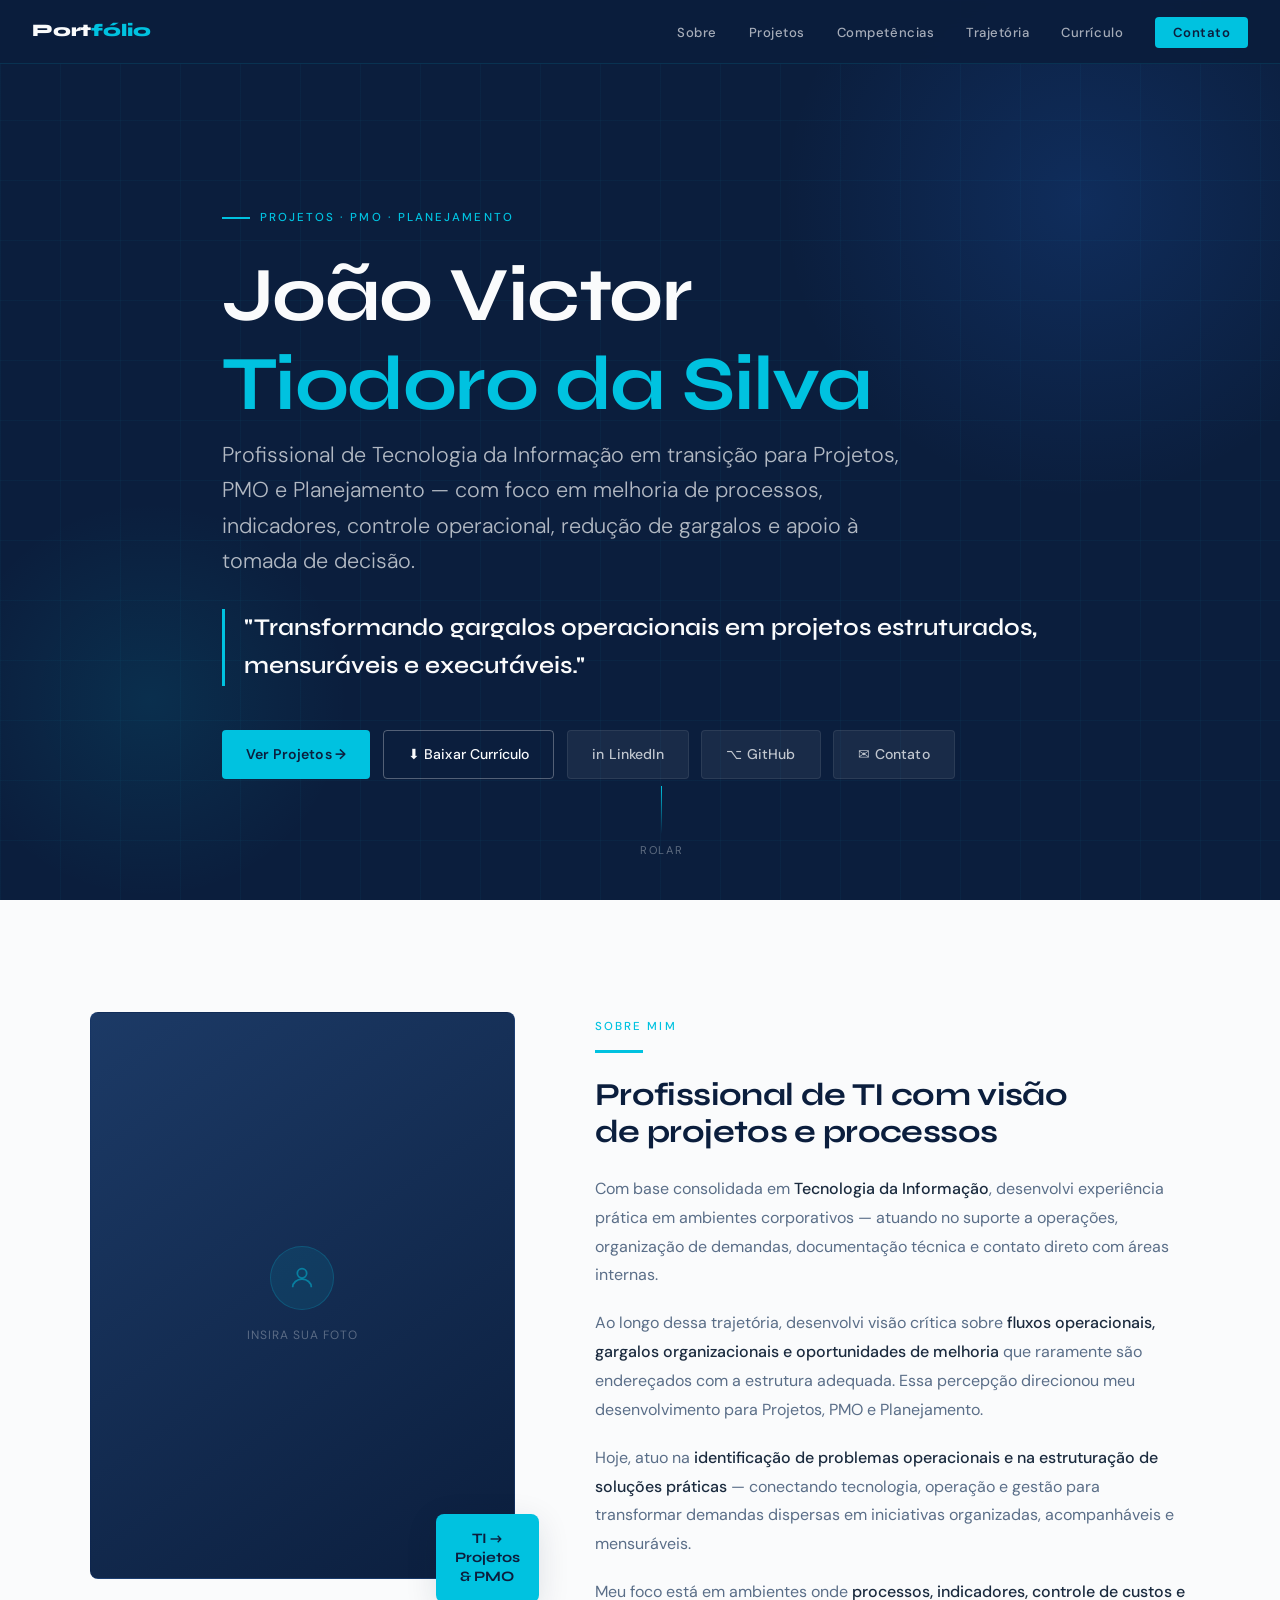
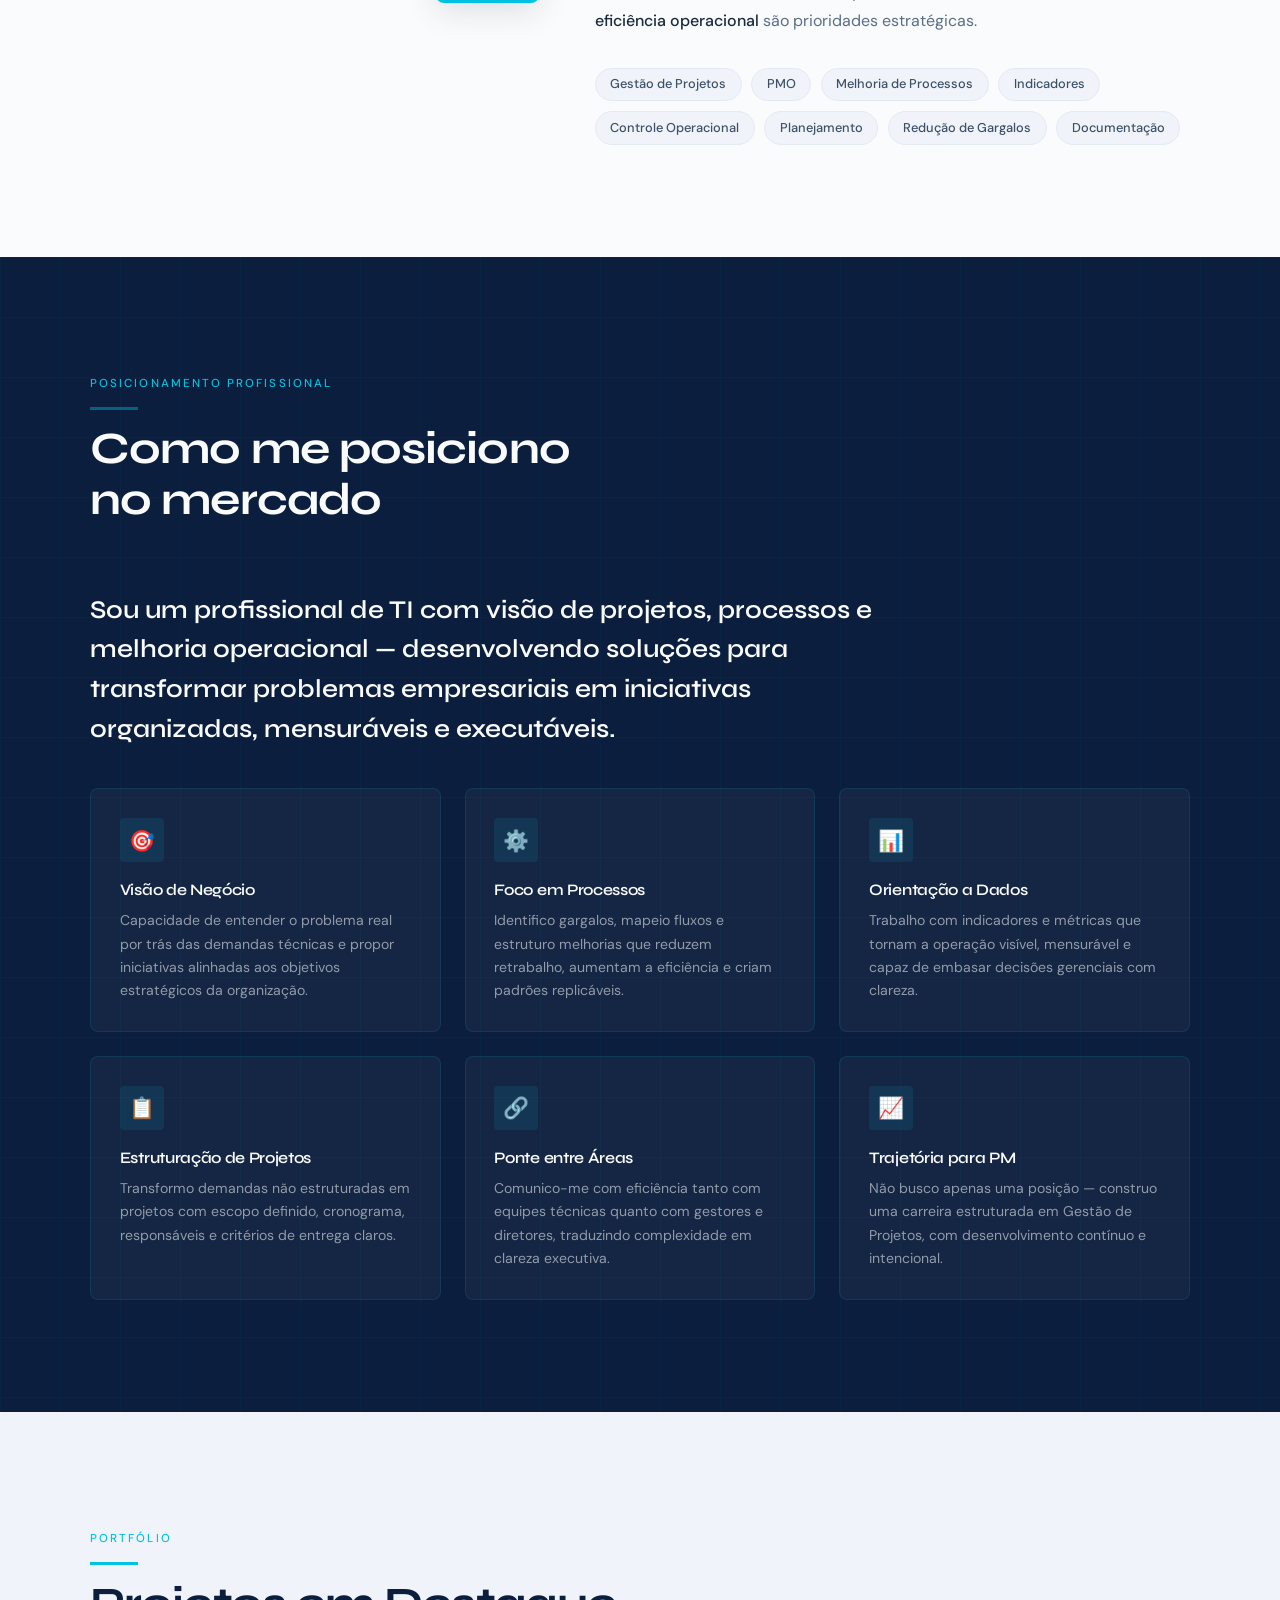
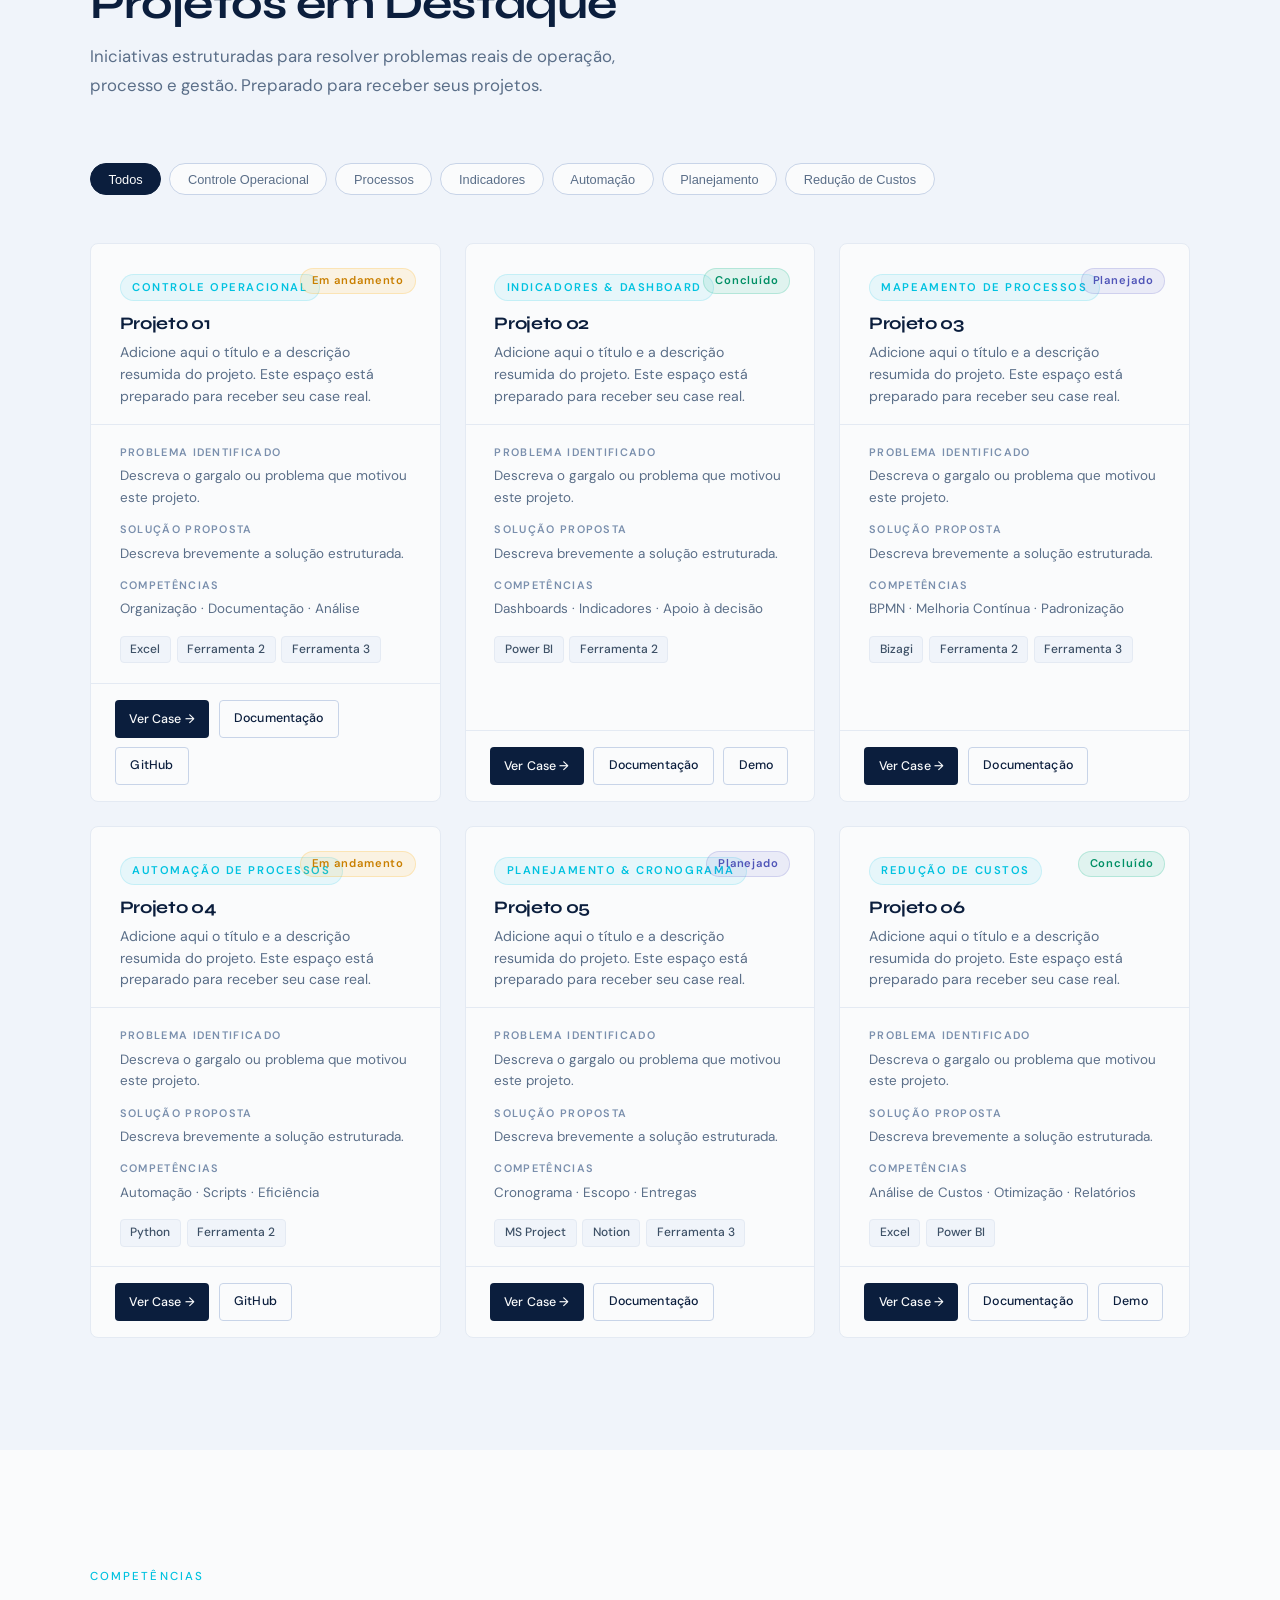
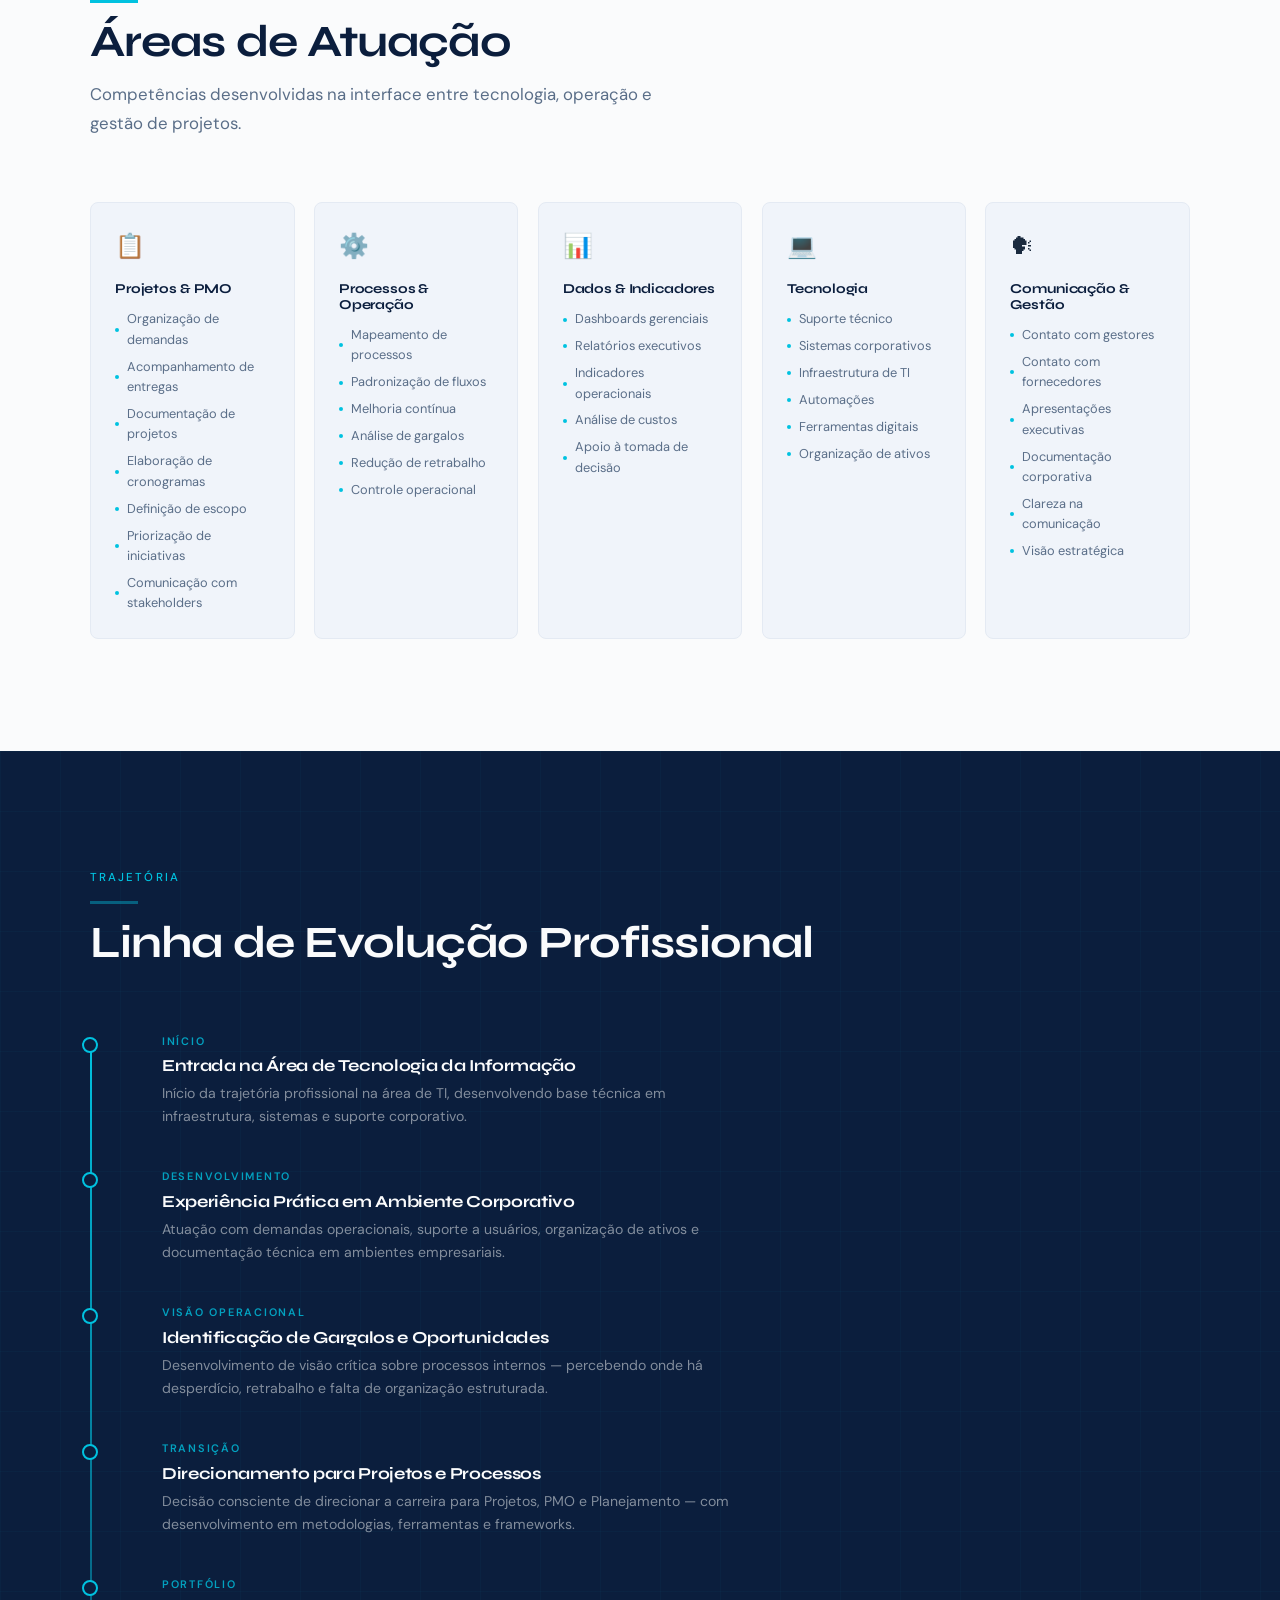
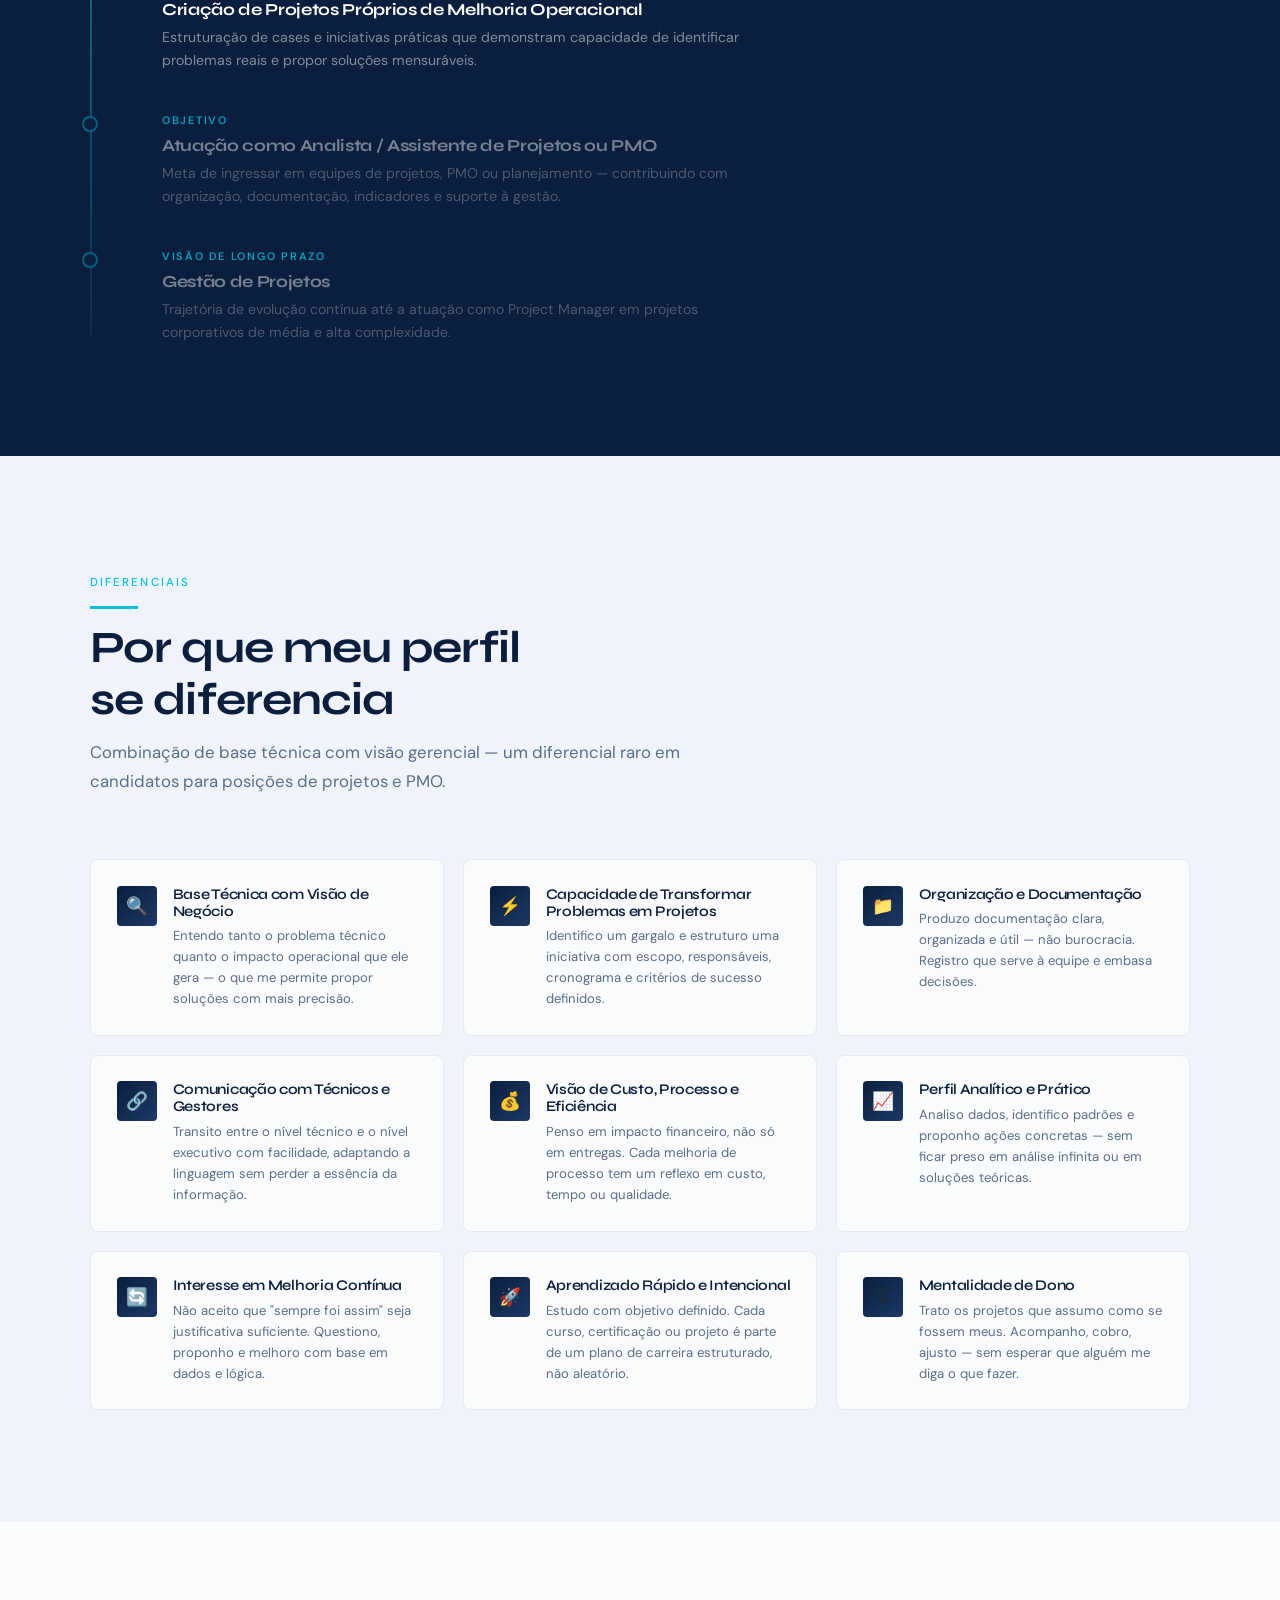
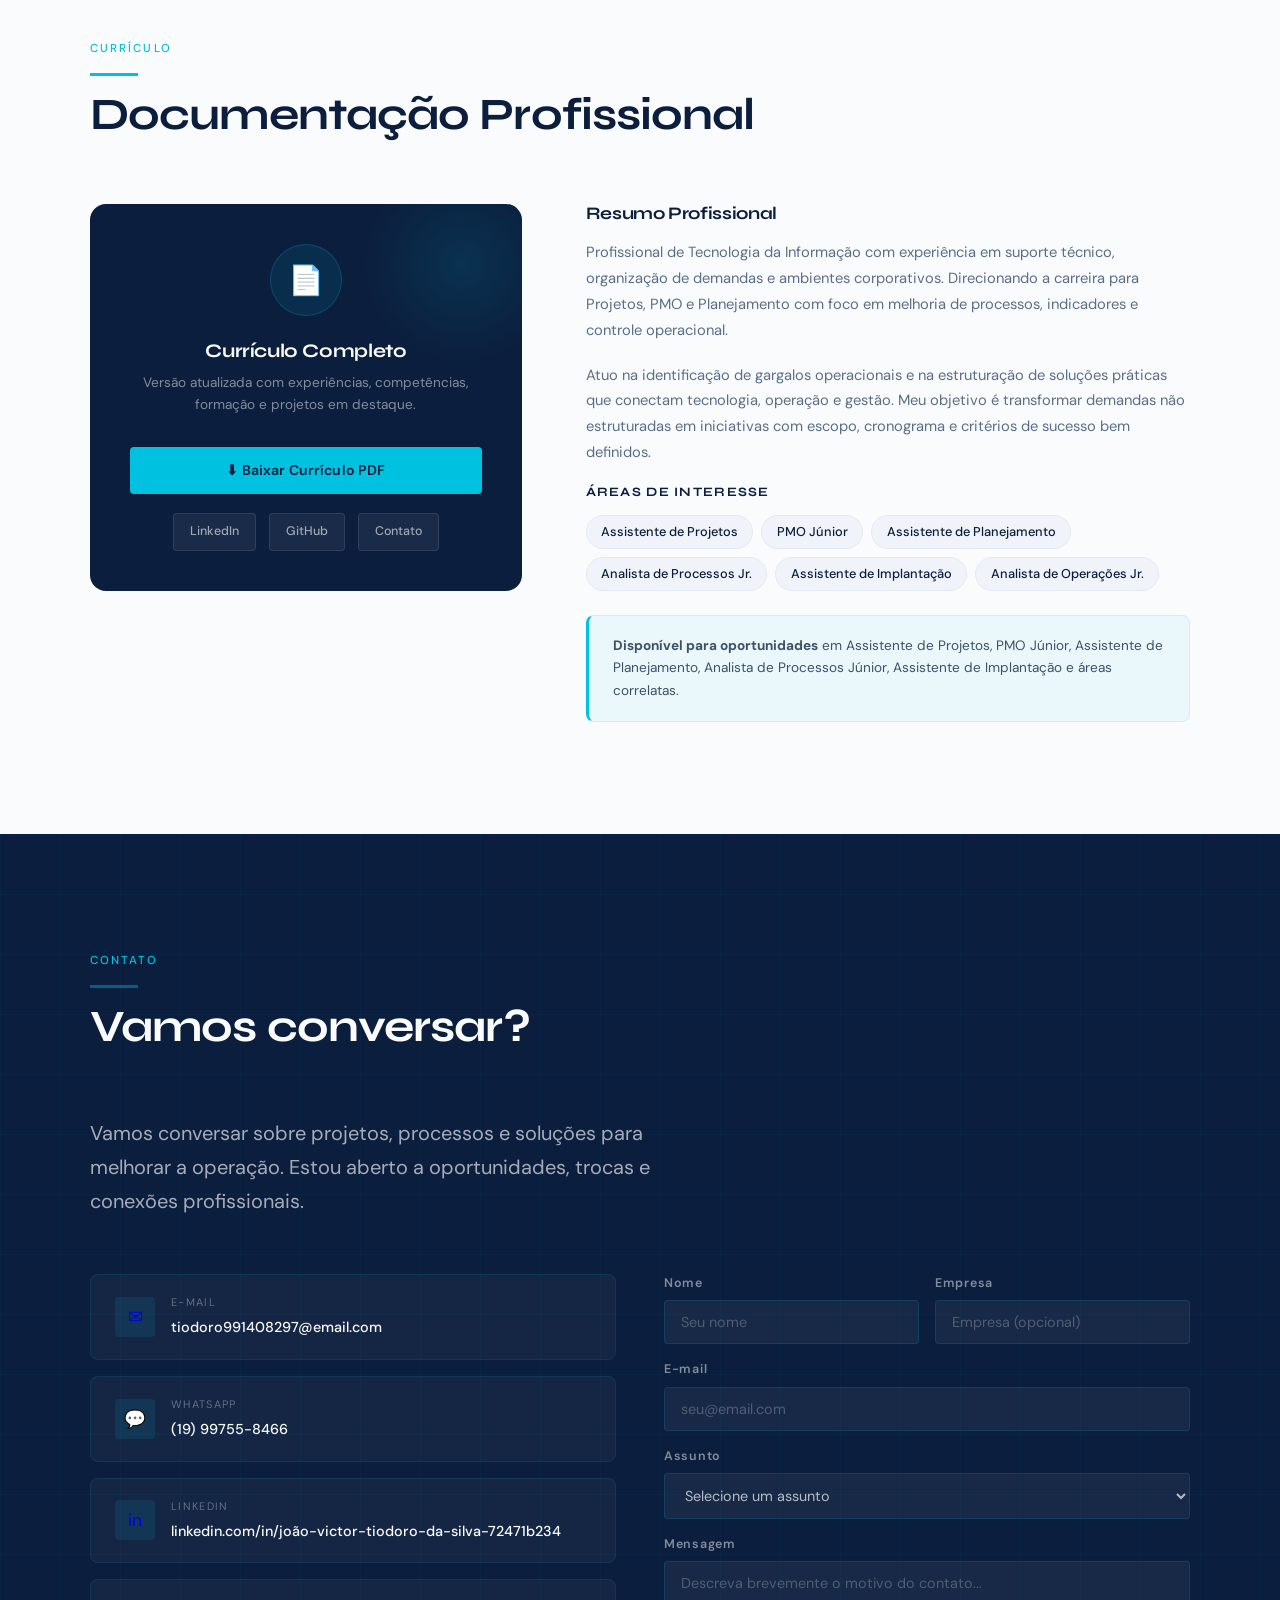
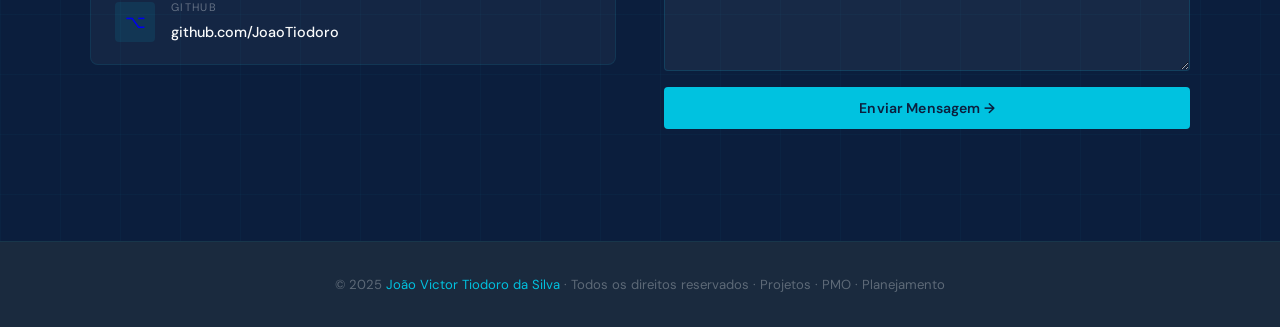
<file: index.html>
<!DOCTYPE html>
<html lang="pt-BR">
<head>
<meta charset="UTF-8">
<meta name="viewport" content="width=device-width, initial-scale=1.0">
<title>Portfólio Profissional | Projetos, PMO & Planejamento</title>
<meta name="description" content="Profissional de TI em transição para Projetos, PMO e Planejamento. Foco em melhoria de processos, indicadores, controle operacional e apoio à tomada de decisão.">
<link rel="preconnect" href="https://fonts.googleapis.com">
<link href="https://fonts.googleapis.com/css2?family=Syne:wght@400;500;600;700;800&family=DM+Sans:ital,opsz,wght@0,9..40,300;0,9..40,400;0,9..40,500;1,9..40,300&display=swap" rel="stylesheet">
<link rel="stylesheet" href="style.css">
</head>
<body>

<!-- ═══════════════════════════════════════════
     NAVEGAÇÃO
     Para editar: troque os textos dos links
     e o nome no .nav-logo
════════════════════════════════════════════ -->
<nav id="navbar">
  <a href="#hero" class="nav-logo">Port<span>fólio</span></a>
  <ul class="nav-links" id="navLinks">
    <li><a href="#about">Sobre</a></li>
    <li><a href="#projects">Projetos</a></li>
    <li><a href="#competencies">Competências</a></li>
    <li><a href="#timeline">Trajetória</a></li>
    <li><a href="#resume">Currículo</a></li>
    <li><a href="#contact" class="nav-cta">Contato</a></li>
  </ul>
  <div class="nav-hamburger" id="hamburger" onclick="toggleMenu()">
    <span></span><span></span><span></span>
  </div>
</nav>


<!-- ═══════════════════════════════════════════
     HERO — SEÇÃO INICIAL
     Para editar:
     - Troque "Seu Nome" e "Aqui" pelo seu nome
     - Edite a headline e a frase de impacto
     - Atualize os links dos botões (LinkedIn, GitHub)
════════════════════════════════════════════ -->
<section id="hero">
  <div class="hero-grid-bg"></div>
  <div class="hero-glow"></div>
  <div class="hero-glow-2"></div>
  <div class="hero-content">
    <div class="hero-eyebrow">
      <span class="label">Projetos · PMO · Planejamento</span>
    </div>
    <h1 class="hero-name">João Victor<br><span>Tiodoro da Silva</span></h1>
    <p class="hero-headline">
      Profissional de Tecnologia da Informação em transição para Projetos, PMO e Planejamento — com foco em melhoria de processos, indicadores, controle operacional, redução de gargalos e apoio à tomada de decisão.
    </p>
    <p class="hero-impact">
      "Transformando gargalos operacionais em projetos estruturados, mensuráveis e executáveis."
    </p>
    <div class="hero-actions">
      <a href="#projects" class="btn btn-primary">Ver Projetos →</a>
      <a href="curriculo.pdf" download class="btn btn-outline">⬇ Baixar Currículo</a>
      <!-- Troque o href pelo seu link do LinkedIn -->
      <a href="https://linkedin.com/in/joão-victor-tiodoro-da-silva-72471b234" target="_blank" class="btn btn-ghost">in LinkedIn</a>
      <!-- Troque o href pelo seu link do GitHub -->
      <a href="https://github.com/JoaoTiodoro" target="_blank" class="btn btn-ghost">⌥ GitHub</a>
      <a href="#contact" class="btn btn-ghost">✉ Contato</a>
    </div>
  </div>
  <div class="hero-scroll">
    <div class="scroll-line"></div>
    <span>Rolar</span>
  </div>
</section>


<!-- ═══════════════════════════════════════════
     SOBRE MIM
     Para editar:
     - Substitua a foto (troque o bloco .about-photo-placeholder
       por uma tag <img src="foto.jpg" ...>)
     - Edite os parágrafos da biografia
     - Ajuste as tags de competências
════════════════════════════════════════════ -->
<section id="about">
  <div class="section-inner">
    <div class="about-grid">
      <div class="about-photo-block reveal">
        <!-- PARA ADICIONAR SUA FOTO:
             Substitua todo este bloco por:
             <img src="foto.jpg" alt="Seu Nome" style="width:100%; border-radius:8px;">
        -->
        <div class="about-photo-placeholder">
          <div class="photo-icon">
            <svg width="28" height="28" viewBox="0 0 24 24" fill="none" stroke="rgba(0,194,224,0.5)" stroke-width="1.5"><circle cx="12" cy="8" r="4"/><path d="M4 20c0-4 3.6-7 8-7s8 3 8 7"/></svg>
          </div>
          <span style="font-size:0.75rem; letter-spacing:0.08em; text-transform:uppercase;">Insira sua foto</span>
        </div>
        <div class="about-badge">
          TI →<br>Projetos<br>&amp; PMO
        </div>
      </div>
      <div class="about-content reveal">
        <span class="label">Sobre mim</span>
        <div class="section-divider" style="margin: 0.8rem 0 1.5rem;"></div>
        <h2 style="font-size: 2rem; color: var(--navy); margin-bottom: 1.5rem;">Profissional de TI com visão<br>de projetos e processos</h2>
        <p>
          Com base consolidada em <strong>Tecnologia da Informação</strong>, desenvolvi experiência prática em ambientes corporativos — atuando no suporte a operações, organização de demandas, documentação técnica e contato direto com áreas internas.
        </p>
        <p>
          Ao longo dessa trajetória, desenvolvi visão crítica sobre <strong>fluxos operacionais, gargalos organizacionais e oportunidades de melhoria</strong> que raramente são endereçados com a estrutura adequada. Essa percepção direcionou meu desenvolvimento para Projetos, PMO e Planejamento.
        </p>
        <p>
          Hoje, atuo na <strong>identificação de problemas operacionais e na estruturação de soluções práticas</strong> — conectando tecnologia, operação e gestão para transformar demandas dispersas em iniciativas organizadas, acompanháveis e mensuráveis.
        </p>
        <p>
          Meu foco está em ambientes onde <strong>processos, indicadores, controle de custos e eficiência operacional</strong> são prioridades estratégicas.
        </p>
        <!-- Edite ou adicione tags conforme suas competências reais -->
        <div class="about-tags">
          <span class="tag">Gestão de Projetos</span>
          <span class="tag">PMO</span>
          <span class="tag">Melhoria de Processos</span>
          <span class="tag">Indicadores</span>
          <span class="tag">Controle Operacional</span>
          <span class="tag">Planejamento</span>
          <span class="tag">Redução de Gargalos</span>
          <span class="tag">Documentação</span>
        </div>
      </div>
    </div>
  </div>
</section>


<!-- ═══════════════════════════════════════════
     POSICIONAMENTO PROFISSIONAL
════════════════════════════════════════════ -->
<section id="positioning">
  <div class="section-inner">
    <div class="section-header reveal">
      <span class="label">Posicionamento Profissional</span>
      <div class="section-divider" style="background: rgba(0,194,224,0.4); margin: 0.8rem 0;"></div>
      <h2 style="color: var(--white);">Como me posiciono<br>no mercado</h2>
    </div>
    <p class="positioning-lead reveal">
      Sou um profissional de TI com visão de projetos, processos e melhoria operacional — desenvolvendo soluções para transformar problemas empresariais em iniciativas organizadas, mensuráveis e executáveis.
    </p>
    <div class="positioning-cards">
      <div class="pos-card reveal">
        <div class="pos-card-icon">🎯</div>
        <h4>Visão de Negócio</h4>
        <p>Capacidade de entender o problema real por trás das demandas técnicas e propor iniciativas alinhadas aos objetivos estratégicos da organização.</p>
      </div>
      <div class="pos-card reveal">
        <div class="pos-card-icon">⚙️</div>
        <h4>Foco em Processos</h4>
        <p>Identifico gargalos, mapeio fluxos e estruturo melhorias que reduzem retrabalho, aumentam a eficiência e criam padrões replicáveis.</p>
      </div>
      <div class="pos-card reveal">
        <div class="pos-card-icon">📊</div>
        <h4>Orientação a Dados</h4>
        <p>Trabalho com indicadores e métricas que tornam a operação visível, mensurável e capaz de embasar decisões gerenciais com clareza.</p>
      </div>
      <div class="pos-card reveal">
        <div class="pos-card-icon">📋</div>
        <h4>Estruturação de Projetos</h4>
        <p>Transformo demandas não estruturadas em projetos com escopo definido, cronograma, responsáveis e critérios de entrega claros.</p>
      </div>
      <div class="pos-card reveal">
        <div class="pos-card-icon">🔗</div>
        <h4>Ponte entre Áreas</h4>
        <p>Comunico-me com eficiência tanto com equipes técnicas quanto com gestores e diretores, traduzindo complexidade em clareza executiva.</p>
      </div>
      <div class="pos-card reveal">
        <div class="pos-card-icon">📈</div>
        <h4>Trajetória para PM</h4>
        <p>Não busco apenas uma posição — construo uma carreira estruturada em Gestão de Projetos, com desenvolvimento contínuo e intencional.</p>
      </div>
    </div>
  </div>
</section>


<!-- ═══════════════════════════════════════════
     PROJETOS EM DESTAQUE
     Para editar:
     - Troque "Projeto 01", "Projeto 02" etc. pelo nome real
     - Preencha os campos: problema, solução, competências
     - Atualize as ferramentas (tool-tag)
     - Mude o data-cat para o filtro correto:
       operacional | processos | indicadores | automacao | planejamento | custos
     - Mude o status: status-progress | status-planned | status-dev
     - Atualize os links dos botões
════════════════════════════════════════════ -->
<section id="projects">
  <div class="section-inner">
    <div class="section-header reveal">
      <span class="label">Portfólio</span>
      <div class="section-divider"></div>
      <h2>Projetos em Destaque</h2>
      <p class="desc">Iniciativas estruturadas para resolver problemas reais de operação, processo e gestão. Preparado para receber seus projetos.</p>
    </div>
    <div class="filter-bar reveal" id="filterBar">
      <button class="filter-btn active" onclick="filterProjects('all', this)">Todos</button>
      <button class="filter-btn" onclick="filterProjects('operacional', this)">Controle Operacional</button>
      <button class="filter-btn" onclick="filterProjects('processos', this)">Processos</button>
      <button class="filter-btn" onclick="filterProjects('indicadores', this)">Indicadores</button>
      <button class="filter-btn" onclick="filterProjects('automacao', this)">Automação</button>
      <button class="filter-btn" onclick="filterProjects('planejamento', this)">Planejamento</button>
      <button class="filter-btn" onclick="filterProjects('custos', this)">Redução de Custos</button>
    </div>
    <div class="projects-grid" id="projectsGrid">

      <!-- ── PROJETO 01 ── -->
      <div class="project-card reveal" data-cat="operacional">
        <div class="project-card-header">
          <span class="project-cat">Controle Operacional</span>
          <span class="project-status status-progress">Em andamento</span>
          <h3>Projeto 01</h3>
          <p>Adicione aqui o título e a descrição resumida do projeto. Este espaço está preparado para receber seu case real.</p>
        </div>
        <div class="project-card-body">
          <div class="project-meta">
            <div class="project-meta-item">
              <label>Problema Identificado</label>
              <p>Descreva o gargalo ou problema que motivou este projeto.</p>
            </div>
            <div class="project-meta-item">
              <label>Solução Proposta</label>
              <p>Descreva brevemente a solução estruturada.</p>
            </div>
            <div class="project-meta-item">
              <label>Competências</label>
              <p>Organização · Documentação · Análise</p>
            </div>
          </div>
          <div class="project-tools">
            <span class="tool-tag">Excel</span>
            <span class="tool-tag">Ferramenta 2</span>
            <span class="tool-tag">Ferramenta 3</span>
          </div>
        </div>
        <div class="project-card-footer">
          <button class="btn btn-navy btn-sm" onclick="openModal('p1')">Ver Case →</button>
          <a href="#" class="btn btn-outline-navy btn-sm">Documentação</a>
          <a href="#" class="btn btn-outline-navy btn-sm">GitHub</a>
        </div>
      </div>

      <!-- ── PROJETO 02 ── -->
      <div class="project-card reveal" data-cat="indicadores">
        <div class="project-card-header">
          <span class="project-cat">Indicadores &amp; Dashboard</span>
          <span class="project-status status-dev">Concluído</span>
          <h3>Projeto 02</h3>
          <p>Adicione aqui o título e a descrição resumida do projeto. Este espaço está preparado para receber seu case real.</p>
        </div>
        <div class="project-card-body">
          <div class="project-meta">
            <div class="project-meta-item">
              <label>Problema Identificado</label>
              <p>Descreva o gargalo ou problema que motivou este projeto.</p>
            </div>
            <div class="project-meta-item">
              <label>Solução Proposta</label>
              <p>Descreva brevemente a solução estruturada.</p>
            </div>
            <div class="project-meta-item">
              <label>Competências</label>
              <p>Dashboards · Indicadores · Apoio à decisão</p>
            </div>
          </div>
          <div class="project-tools">
            <span class="tool-tag">Power BI</span>
            <span class="tool-tag">Ferramenta 2</span>
          </div>
        </div>
        <div class="project-card-footer">
          <button class="btn btn-navy btn-sm" onclick="openModal('p2')">Ver Case →</button>
          <a href="#" class="btn btn-outline-navy btn-sm">Documentação</a>
          <a href="#" class="btn btn-outline-navy btn-sm">Demo</a>
        </div>
      </div>

      <!-- ── PROJETO 03 ── -->
      <div class="project-card reveal" data-cat="processos">
        <div class="project-card-header">
          <span class="project-cat">Mapeamento de Processos</span>
          <span class="project-status status-planned">Planejado</span>
          <h3>Projeto 03</h3>
          <p>Adicione aqui o título e a descrição resumida do projeto. Este espaço está preparado para receber seu case real.</p>
        </div>
        <div class="project-card-body">
          <div class="project-meta">
            <div class="project-meta-item">
              <label>Problema Identificado</label>
              <p>Descreva o gargalo ou problema que motivou este projeto.</p>
            </div>
            <div class="project-meta-item">
              <label>Solução Proposta</label>
              <p>Descreva brevemente a solução estruturada.</p>
            </div>
            <div class="project-meta-item">
              <label>Competências</label>
              <p>BPMN · Melhoria Contínua · Padronização</p>
            </div>
          </div>
          <div class="project-tools">
            <span class="tool-tag">Bizagi</span>
            <span class="tool-tag">Ferramenta 2</span>
            <span class="tool-tag">Ferramenta 3</span>
          </div>
        </div>
        <div class="project-card-footer">
          <button class="btn btn-navy btn-sm" onclick="openModal('p3')">Ver Case →</button>
          <a href="#" class="btn btn-outline-navy btn-sm">Documentação</a>
        </div>
      </div>

      <!-- ── PROJETO 04 ── -->
      <div class="project-card reveal" data-cat="automacao">
        <div class="project-card-header">
          <span class="project-cat">Automação de Processos</span>
          <span class="project-status status-progress">Em andamento</span>
          <h3>Projeto 04</h3>
          <p>Adicione aqui o título e a descrição resumida do projeto. Este espaço está preparado para receber seu case real.</p>
        </div>
        <div class="project-card-body">
          <div class="project-meta">
            <div class="project-meta-item">
              <label>Problema Identificado</label>
              <p>Descreva o gargalo ou problema que motivou este projeto.</p>
            </div>
            <div class="project-meta-item">
              <label>Solução Proposta</label>
              <p>Descreva brevemente a solução estruturada.</p>
            </div>
            <div class="project-meta-item">
              <label>Competências</label>
              <p>Automação · Scripts · Eficiência</p>
            </div>
          </div>
          <div class="project-tools">
            <span class="tool-tag">Python</span>
            <span class="tool-tag">Ferramenta 2</span>
          </div>
        </div>
        <div class="project-card-footer">
          <button class="btn btn-navy btn-sm" onclick="openModal('p4')">Ver Case →</button>
          <a href="#" class="btn btn-outline-navy btn-sm">GitHub</a>
        </div>
      </div>

      <!-- ── PROJETO 05 ── -->
      <div class="project-card reveal" data-cat="planejamento">
        <div class="project-card-header">
          <span class="project-cat">Planejamento &amp; Cronograma</span>
          <span class="project-status status-planned">Planejado</span>
          <h3>Projeto 05</h3>
          <p>Adicione aqui o título e a descrição resumida do projeto. Este espaço está preparado para receber seu case real.</p>
        </div>
        <div class="project-card-body">
          <div class="project-meta">
            <div class="project-meta-item">
              <label>Problema Identificado</label>
              <p>Descreva o gargalo ou problema que motivou este projeto.</p>
            </div>
            <div class="project-meta-item">
              <label>Solução Proposta</label>
              <p>Descreva brevemente a solução estruturada.</p>
            </div>
            <div class="project-meta-item">
              <label>Competências</label>
              <p>Cronograma · Escopo · Entregas</p>
            </div>
          </div>
          <div class="project-tools">
            <span class="tool-tag">MS Project</span>
            <span class="tool-tag">Notion</span>
            <span class="tool-tag">Ferramenta 3</span>
          </div>
        </div>
        <div class="project-card-footer">
          <button class="btn btn-navy btn-sm" onclick="openModal('p5')">Ver Case →</button>
          <a href="#" class="btn btn-outline-navy btn-sm">Documentação</a>
        </div>
      </div>

      <!-- ── PROJETO 06 ── -->
      <div class="project-card reveal" data-cat="custos">
        <div class="project-card-header">
          <span class="project-cat">Redução de Custos</span>
          <span class="project-status status-dev">Concluído</span>
          <h3>Projeto 06</h3>
          <p>Adicione aqui o título e a descrição resumida do projeto. Este espaço está preparado para receber seu case real.</p>
        </div>
        <div class="project-card-body">
          <div class="project-meta">
            <div class="project-meta-item">
              <label>Problema Identificado</label>
              <p>Descreva o gargalo ou problema que motivou este projeto.</p>
            </div>
            <div class="project-meta-item">
              <label>Solução Proposta</label>
              <p>Descreva brevemente a solução estruturada.</p>
            </div>
            <div class="project-meta-item">
              <label>Competências</label>
              <p>Análise de Custos · Otimização · Relatórios</p>
            </div>
          </div>
          <div class="project-tools">
            <span class="tool-tag">Excel</span>
            <span class="tool-tag">Power BI</span>
          </div>
        </div>
        <div class="project-card-footer">
          <button class="btn btn-navy btn-sm" onclick="openModal('p6')">Ver Case →</button>
          <a href="#" class="btn btn-outline-navy btn-sm">Documentação</a>
          <a href="#" class="btn btn-outline-navy btn-sm">Demo</a>
        </div>
      </div>

    </div>
  </div>
</section>


<!-- ═══════════════════════════════════════════
     MODAL — CASE STUDY
     Para editar: os textos dentro do modal
     são genéricos. Você pode customizar o JS
     em script.js para cada projeto ter seu
     próprio conteúdo no modal.
════════════════════════════════════════════ -->
<div class="modal-overlay" id="modalOverlay" onclick="closeModalOutside(event)">
  <div class="modal" id="modalContent">
    <div class="modal-header">
      <button class="modal-close" onclick="closeModal()">✕</button>
      <span class="project-cat" id="modalCat">Categoria</span>
      <h2 id="modalTitle">Título do Projeto</h2>
      <p id="modalSub">Subtítulo ou descrição resumida do case</p>
    </div>
    <div class="modal-body">
      <div class="case-grid">
        <div class="case-block">
          <h4>🔍 Contexto &amp; Problema</h4>
          <p id="modalProblem">Descreva o contexto do problema, o cenário e os impactos negativos identificados na operação.</p>
        </div>
        <div class="case-block">
          <h4>🎯 Objetivo do Projeto</h4>
          <p id="modalObjective">Descreva o objetivo principal e os resultados esperados ao final do projeto.</p>
        </div>
        <div class="case-block full">
          <h4>💡 Solução Proposta</h4>
          <p id="modalSolution">Descreva a solução estruturada, a lógica por trás da abordagem e como ela endereça o problema identificado.</p>
        </div>
        <div class="case-block">
          <h4>📐 Escopo</h4>
          <ul id="modalScope">
            <li>Adicione os itens do escopo</li>
            <li>O que está dentro do projeto</li>
            <li>O que está fora do projeto</li>
          </ul>
        </div>
        <div class="case-block">
          <h4>⚠️ Riscos &amp; Limitações</h4>
          <ul id="modalRisks">
            <li>Liste os riscos identificados</li>
            <li>Limitações do projeto</li>
            <li>Dependências externas</li>
          </ul>
        </div>
      </div>

      <div style="margin-bottom: 1.5rem;">
        <h4 style="font-size: 0.72rem; font-weight: 700; letter-spacing: 0.15em; text-transform: uppercase; color: var(--blue); margin-bottom: 0.8rem;">📅 Etapas do Projeto</h4>
        <div class="case-phases">
          <div class="phase"><span class="phase-num">1</span>Diagnóstico</div>
          <div class="phase"><span class="phase-num">2</span>Planejamento</div>
          <div class="phase"><span class="phase-num">3</span>Execução</div>
          <div class="phase"><span class="phase-num">4</span>Monitoramento</div>
          <div class="phase"><span class="phase-num">5</span>Encerramento</div>
        </div>
      </div>

      <div class="case-grid">
        <div class="case-block">
          <h4>📊 Indicadores Acompanhados</h4>
          <ul id="modalKpis">
            <li>KPI 1 — Descreva o indicador</li>
            <li>KPI 2 — Descreva o indicador</li>
            <li>KPI 3 — Descreva o indicador</li>
          </ul>
        </div>
        <div class="case-block">
          <h4>✅ Resultados Esperados</h4>
          <ul id="modalResults">
            <li>Resultado 1</li>
            <li>Resultado 2</li>
            <li>Resultado 3</li>
          </ul>
        </div>
        <div class="case-block">
          <h4>🛠 Ferramentas Utilizadas</h4>
          <p id="modalTools">Liste as ferramentas, sistemas e metodologias utilizadas no projeto.</p>
        </div>
        <div class="case-block">
          <h4>🧩 Competências Aplicadas</h4>
          <p id="modalSkills">Liste as competências demonstradas neste projeto.</p>
        </div>
        <div class="case-block full">
          <h4>🔜 Próximos Passos</h4>
          <p id="modalNext">Descreva as evoluções planejadas, melhorias futuras e continuidade do projeto.</p>
        </div>
      </div>

      <div style="display: flex; gap: 0.8rem; margin-top: 1.5rem; flex-wrap: wrap;">
        <a href="#" class="btn btn-navy btn-sm">Documentação Completa</a>
        <a href="#" class="btn btn-outline-navy btn-sm">GitHub</a>
        <a href="#" class="btn btn-outline-navy btn-sm">Demonstração</a>
        <button onclick="closeModal()" class="btn btn-outline-navy btn-sm" style="margin-left: auto;">Fechar ✕</button>
      </div>
    </div>
  </div>
</div>


<!-- ═══════════════════════════════════════════
     COMPETÊNCIAS
════════════════════════════════════════════ -->
<section id="competencies">
  <div class="section-inner">
    <div class="section-header reveal">
      <span class="label">Competências</span>
      <div class="section-divider"></div>
      <h2>Áreas de Atuação</h2>
      <p class="desc">Competências desenvolvidas na interface entre tecnologia, operação e gestão de projetos.</p>
    </div>
    <div class="competency-grid">
      <div class="comp-block reveal">
        <div class="comp-block-icon">📋</div>
        <h4>Projetos &amp; PMO</h4>
        <ul class="comp-items">
          <li>Organização de demandas</li>
          <li>Acompanhamento de entregas</li>
          <li>Documentação de projetos</li>
          <li>Elaboração de cronogramas</li>
          <li>Definição de escopo</li>
          <li>Priorização de iniciativas</li>
          <li>Comunicação com stakeholders</li>
        </ul>
      </div>
      <div class="comp-block reveal">
        <div class="comp-block-icon">⚙️</div>
        <h4>Processos &amp; Operação</h4>
        <ul class="comp-items">
          <li>Mapeamento de processos</li>
          <li>Padronização de fluxos</li>
          <li>Melhoria contínua</li>
          <li>Análise de gargalos</li>
          <li>Redução de retrabalho</li>
          <li>Controle operacional</li>
        </ul>
      </div>
      <div class="comp-block reveal">
        <div class="comp-block-icon">📊</div>
        <h4>Dados &amp; Indicadores</h4>
        <ul class="comp-items">
          <li>Dashboards gerenciais</li>
          <li>Relatórios executivos</li>
          <li>Indicadores operacionais</li>
          <li>Análise de custos</li>
          <li>Apoio à tomada de decisão</li>
        </ul>
      </div>
      <div class="comp-block reveal">
        <div class="comp-block-icon">💻</div>
        <h4>Tecnologia</h4>
        <ul class="comp-items">
          <li>Suporte técnico</li>
          <li>Sistemas corporativos</li>
          <li>Infraestrutura de TI</li>
          <li>Automações</li>
          <li>Ferramentas digitais</li>
          <li>Organização de ativos</li>
        </ul>
      </div>
      <div class="comp-block reveal">
        <div class="comp-block-icon">🗣</div>
        <h4>Comunicação &amp; Gestão</h4>
        <ul class="comp-items">
          <li>Contato com gestores</li>
          <li>Contato com fornecedores</li>
          <li>Apresentações executivas</li>
          <li>Documentação corporativa</li>
          <li>Clareza na comunicação</li>
          <li>Visão estratégica</li>
        </ul>
      </div>
    </div>
  </div>
</section>


<!-- ═══════════════════════════════════════════
     LINHA DO TEMPO
     Para editar: ajuste os textos de cada
     .timeline-item conforme sua trajetória real.
     Remova a classe "future" dos itens já concluídos.
════════════════════════════════════════════ -->
<section id="timeline">
  <div class="section-inner">
    <div class="section-header reveal">
      <span class="label">Trajetória</span>
      <div class="section-divider" style="background: rgba(0,194,224,0.4); margin: 0.8rem 0;"></div>
      <h2 style="color: var(--white);">Linha de Evolução Profissional</h2>
    </div>
    <div class="timeline-track">
      <div class="timeline-item reveal">
        <div class="timeline-dot"></div>
        <div class="timeline-phase">Início</div>
        <h4>Entrada na Área de Tecnologia da Informação</h4>
        <p>Início da trajetória profissional na área de TI, desenvolvendo base técnica em infraestrutura, sistemas e suporte corporativo.</p>
      </div>
      <div class="timeline-item reveal">
        <div class="timeline-dot"></div>
        <div class="timeline-phase">Desenvolvimento</div>
        <h4>Experiência Prática em Ambiente Corporativo</h4>
        <p>Atuação com demandas operacionais, suporte a usuários, organização de ativos e documentação técnica em ambientes empresariais.</p>
      </div>
      <div class="timeline-item reveal">
        <div class="timeline-dot"></div>
        <div class="timeline-phase">Visão Operacional</div>
        <h4>Identificação de Gargalos e Oportunidades</h4>
        <p>Desenvolvimento de visão crítica sobre processos internos — percebendo onde há desperdício, retrabalho e falta de organização estruturada.</p>
      </div>
      <div class="timeline-item reveal">
        <div class="timeline-dot"></div>
        <div class="timeline-phase">Transição</div>
        <h4>Direcionamento para Projetos e Processos</h4>
        <p>Decisão consciente de direcionar a carreira para Projetos, PMO e Planejamento — com desenvolvimento em metodologias, ferramentas e frameworks.</p>
      </div>
      <div class="timeline-item reveal">
        <div class="timeline-dot"></div>
        <div class="timeline-phase">Portfólio</div>
        <h4>Criação de Projetos Próprios de Melhoria Operacional</h4>
        <p>Estruturação de cases e iniciativas práticas que demonstram capacidade de identificar problemas reais e propor soluções mensuráveis.</p>
      </div>
      <div class="timeline-item future reveal">
        <div class="timeline-dot"></div>
        <div class="timeline-phase">Objetivo</div>
        <h4>Atuação como Analista / Assistente de Projetos ou PMO</h4>
        <p>Meta de ingressar em equipes de projetos, PMO ou planejamento — contribuindo com organização, documentação, indicadores e suporte à gestão.</p>
      </div>
      <div class="timeline-item future reveal">
        <div class="timeline-dot"></div>
        <div class="timeline-phase">Visão de Longo Prazo</div>
        <h4>Gestão de Projetos</h4>
        <p>Trajetória de evolução contínua até a atuação como Project Manager em projetos corporativos de média e alta complexidade.</p>
      </div>
    </div>
  </div>
</section>


<!-- ═══════════════════════════════════════════
     DIFERENCIAIS
════════════════════════════════════════════ -->
<section id="differentials">
  <div class="section-inner">
    <div class="section-header reveal">
      <span class="label">Diferenciais</span>
      <div class="section-divider"></div>
      <h2>Por que meu perfil<br>se diferencia</h2>
      <p class="desc">Combinação de base técnica com visão gerencial — um diferencial raro em candidatos para posições de projetos e PMO.</p>
    </div>
    <div class="diff-grid">
      <div class="diff-card reveal">
        <div class="diff-icon">🔍</div>
        <div>
          <h4>Base Técnica com Visão de Negócio</h4>
          <p>Entendo tanto o problema técnico quanto o impacto operacional que ele gera — o que me permite propor soluções com mais precisão.</p>
        </div>
      </div>
      <div class="diff-card reveal">
        <div class="diff-icon">⚡</div>
        <div>
          <h4>Capacidade de Transformar Problemas em Projetos</h4>
          <p>Identifico um gargalo e estruturo uma iniciativa com escopo, responsáveis, cronograma e critérios de sucesso definidos.</p>
        </div>
      </div>
      <div class="diff-card reveal">
        <div class="diff-icon">📁</div>
        <div>
          <h4>Organização e Documentação</h4>
          <p>Produzo documentação clara, organizada e útil — não burocracia. Registro que serve à equipe e embasa decisões.</p>
        </div>
      </div>
      <div class="diff-card reveal">
        <div class="diff-icon">🔗</div>
        <div>
          <h4>Comunicação com Técnicos e Gestores</h4>
          <p>Transito entre o nível técnico e o nível executivo com facilidade, adaptando a linguagem sem perder a essência da informação.</p>
        </div>
      </div>
      <div class="diff-card reveal">
        <div class="diff-icon">💰</div>
        <div>
          <h4>Visão de Custo, Processo e Eficiência</h4>
          <p>Penso em impacto financeiro, não só em entregas. Cada melhoria de processo tem um reflexo em custo, tempo ou qualidade.</p>
        </div>
      </div>
      <div class="diff-card reveal">
        <div class="diff-icon">📈</div>
        <div>
          <h4>Perfil Analítico e Prático</h4>
          <p>Analiso dados, identifico padrões e proponho ações concretas — sem ficar preso em análise infinita ou em soluções teóricas.</p>
        </div>
      </div>
      <div class="diff-card reveal">
        <div class="diff-icon">🔄</div>
        <div>
          <h4>Interesse em Melhoria Contínua</h4>
          <p>Não aceito que "sempre foi assim" seja justificativa suficiente. Questiono, proponho e melhoro com base em dados e lógica.</p>
        </div>
      </div>
      <div class="diff-card reveal">
        <div class="diff-icon">🚀</div>
        <div>
          <h4>Aprendizado Rápido e Intencional</h4>
          <p>Estudo com objetivo definido. Cada curso, certificação ou projeto é parte de um plano de carreira estruturado, não aleatório.</p>
        </div>
      </div>
      <div class="diff-card reveal">
        <div class="diff-icon">🏗</div>
        <div>
          <h4>Mentalidade de Dono</h4>
          <p>Trato os projetos que assumo como se fossem meus. Acompanho, cobro, ajusto — sem esperar que alguém me diga o que fazer.</p>
        </div>
      </div>
    </div>
  </div>
</section>


<!-- ═══════════════════════════════════════════
     CURRÍCULO
     Para editar:
     - Atualize o href do botão de download
       para o caminho real do seu PDF
     - Edite o resumo profissional
     - Atualize os links de redes sociais
════════════════════════════════════════════ -->
<section id="resume">
  <div class="section-inner">
    <div class="section-header reveal">
      <span class="label">Currículo</span>
      <div class="section-divider"></div>
      <h2>Documentação Profissional</h2>
    </div>
    <div class="resume-wrapper">
      <div class="resume-card reveal">
        <div class="resume-icon">📄</div>
        <h3>Currículo Completo</h3>
        <p>Versão atualizada com experiências, competências, formação e projetos em destaque.</p>
        <!-- Troque o href pelo caminho do seu PDF, ex: "curriculo.pdf" -->
        <a href="curriculo.pdf" class="btn btn-primary" style="width:100%; justify-content:center;">⬇ Baixar Currículo PDF</a>
        <div class="resume-links">
          <a href="https://linkedin.com/in/joão-victor-tiodoro-da-silva-72471b234" target="_blank" class="resume-social">LinkedIn</a>
          <a href="https://github.com/JoaoTiodoro" target="_blank" class="resume-social">GitHub</a>
          <a href="#contact" class="resume-social">Contato</a>
        </div>
      </div>
      <div class="resume-summary reveal">
        <h3>Resumo Profissional</h3>
        <p>
          Profissional de Tecnologia da Informação com experiência em suporte técnico, organização de demandas e ambientes corporativos. Direcionando a carreira para Projetos, PMO e Planejamento com foco em melhoria de processos, indicadores e controle operacional.
        </p>
        <p>
          Atuo na identificação de gargalos operacionais e na estruturação de soluções práticas que conectam tecnologia, operação e gestão. Meu objetivo é transformar demandas não estruturadas em iniciativas com escopo, cronograma e critérios de sucesso bem definidos.
        </p>
        <h4 style="font-size: 0.8rem; font-weight: 700; letter-spacing: 0.1em; text-transform: uppercase; color: var(--navy); margin: 1.2rem 0 0.8rem;">Áreas de Interesse</h4>
        <div class="interest-tags">
          <span class="interest-tag">Assistente de Projetos</span>
          <span class="interest-tag">PMO Júnior</span>
          <span class="interest-tag">Assistente de Planejamento</span>
          <span class="interest-tag">Analista de Processos Jr.</span>
          <span class="interest-tag">Assistente de Implantação</span>
          <span class="interest-tag">Analista de Operações Jr.</span>
        </div>
        <div class="availability-note">
          <p>
            <strong>Disponível para oportunidades</strong> em Assistente de Projetos, PMO Júnior, Assistente de Planejamento, Analista de Processos Júnior, Assistente de Implantação e áreas correlatas.
          </p>
        </div>
      </div>
    </div>
  </div>
</section>


<!-- ═══════════════════════════════════════════
     CONTATO
     Para editar:
     - Troque seuemail@email.com pelo seu e-mail
     - Troque o número do WhatsApp
     - Atualize os links de LinkedIn e GitHub
════════════════════════════════════════════ -->
<section id="contact">
  <div class="section-inner">
    <div class="section-header reveal">
      <span class="label">Contato</span>
      <div class="section-divider" style="background: rgba(0,194,224,0.4); margin: 0.8rem 0;"></div>
      <h2 style="color: var(--white);">Vamos conversar?</h2>
    </div>
    <p class="contact-lead reveal">
      Vamos conversar sobre projetos, processos e soluções para melhorar a operação. Estou aberto a oportunidades, trocas e conexões profissionais.
    </p>
    <div class="contact-grid">
      <div class="contact-info reveal">
        <a href="mailto:seuemail@email.com" class="contact-item">
          <div class="contact-item-icon">✉</div>
          <div class="contact-item-text">
            <label>E-mail</label>
            <span>tiodoro991408297@email.com</span>
          </div>
        </a>
        <a href="https://wa.me/5511999999999" target="_blank" class="contact-item">
          <div class="contact-item-icon">💬</div>
          <div class="contact-item-text">
            <label>WhatsApp</label>
            <span>(19) 99755-8466</span>
          </div>
        </a>
        <a href="https://linkedin.com/in/joão-victor-tiodoro-da-silva-72471b234" target="_blank" class="contact-item">
          <div class="contact-item-icon">in</div>
          <div class="contact-item-text">
            <label>LinkedIn</label>
            <span>linkedin.com/in/joão-victor-tiodoro-da-silva-72471b234</span>
          </div>
        </a>
        <a href="https://github.com/JoaoTiodoro" target="_blank" class="contact-item">
          <div class="contact-item-icon">⌥</div>
          <div class="contact-item-text">
            <label>GitHub</label>
            <span>github.com/JoaoTiodoro</span>
          </div>
        </a>
      </div>
      <div class="contact-form reveal">
        <div class="form-row">
          <div class="form-group">
            <label>Nome</label>
            <input type="text" placeholder="Seu nome">
          </div>
          <div class="form-group">
            <label>Empresa</label>
            <input type="text" placeholder="Empresa (opcional)">
          </div>
        </div>
        <div class="form-group">
          <label>E-mail</label>
          <input type="email" placeholder="seu@email.com">
        </div>
        <div class="form-group">
          <label>Assunto</label>
          <select style="background:rgba(255,255,255,0.05);border:1px solid rgba(0,194,224,0.15);border-radius:4px;padding:0.75rem 1rem;font-family:'DM Sans',sans-serif;font-size:0.9rem;color:rgba(250,251,252,0.7);outline:none;">
            <option value="" style="background:#0B1E3D;">Selecione um assunto</option>
            <option value="oportunidade" style="background:#0B1E3D;">Oportunidade de trabalho</option>
            <option value="projeto" style="background:#0B1E3D;">Conversa sobre projetos</option>
            <option value="parceria" style="background:#0B1E3D;">Parceria ou colaboração</option>
            <option value="outro" style="background:#0B1E3D;">Outro</option>
          </select>
        </div>
        <div class="form-group">
          <label>Mensagem</label>
          <textarea placeholder="Descreva brevemente o motivo do contato..."></textarea>
        </div>
        <button class="btn btn-primary" onclick="submitForm()" style="width:100%;justify-content:center;">Enviar Mensagem →</button>
        <div class="form-success" id="formSuccess">
          ✓ Mensagem enviada! Entrarei em contato em breve.
        </div>
      </div>
    </div>
  </div>
</section>


<!-- FOOTER -->
<footer>
  <!-- Troque "Seu Nome" pelo seu nome real -->
  <p>© 2025 <span>João Victor Tiodoro da Silva</span> · Todos os direitos reservados · Projetos · PMO · Planejamento</p>
</footer>

<script src="script.js"></script>
</body>
</html>
</file>
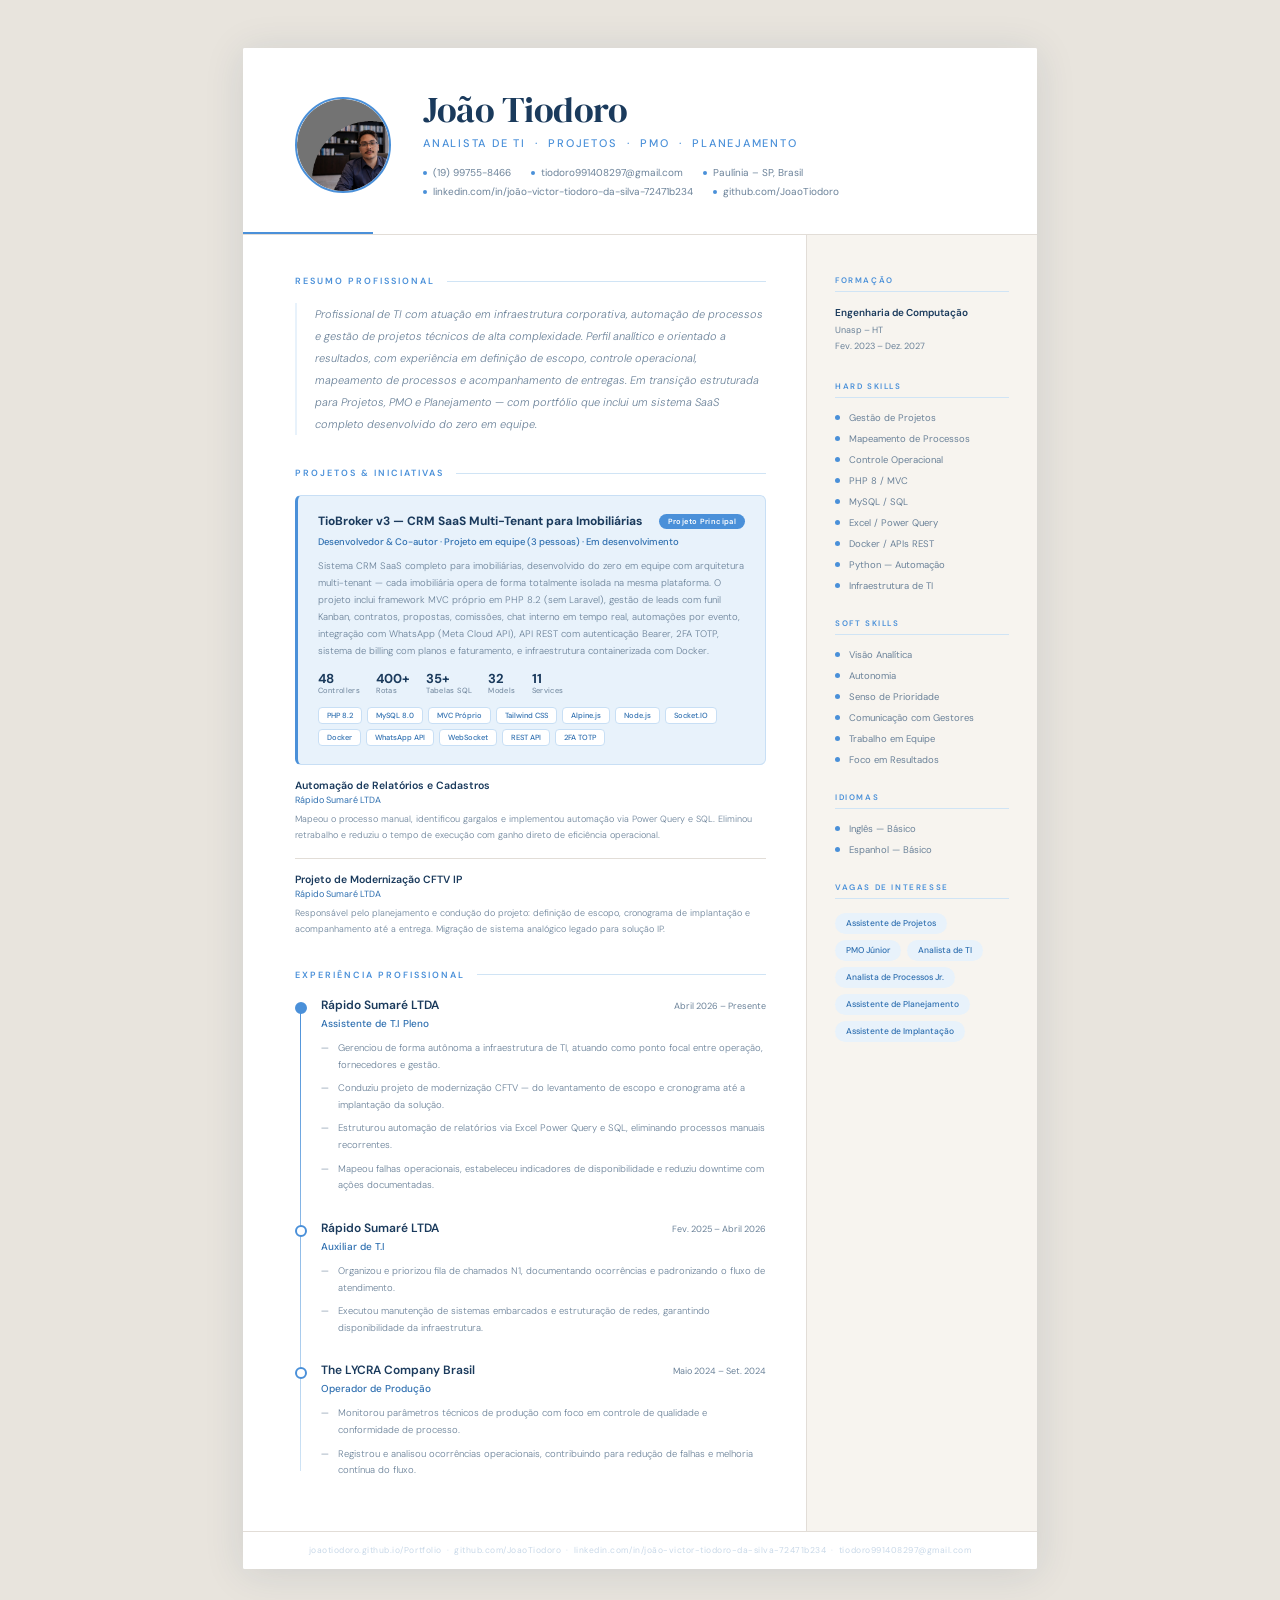
<file: curriculo_joao_final (2).html>
<!DOCTYPE html>
<html lang="pt-BR">
<head>
<meta charset="UTF-8">
<title>Currículo — João Tiodoro</title>
<link href="https://fonts.googleapis.com/css2?family=DM+Sans:ital,opsz,wght@0,9..40,300;0,9..40,400;0,9..40,500;0,9..40,600;1,9..40,300&family=DM+Serif+Display&display=swap" rel="stylesheet">
<style>
*, *::before, *::after { box-sizing: border-box; margin: 0; padding: 0; }
:root {
  --bg:       #F7F4EF;
  --white:    #FFFFFF;
  --blue:     #4A90D9;
  --blue-lt:  #E8F2FB;
  --blue-mid: #2E6FB0;
  --navy:     #1A3A5C;
  --muted:    #6B8299;
  --light:    #C8D8E8;
  --border:   #E2DDD7;
  --line:     #D0E4F5;
}
body {
  font-family: 'DM Sans', sans-serif;
  background: #e8e4dd;
  padding: 48px 24px;
  display: flex;
  justify-content: center;
  color: var(--navy);
  -webkit-print-color-adjust: exact;
  print-color-adjust: exact;
}
.page {
  width: 794px;
  background: var(--white);
  border-radius: 2px;
  overflow: hidden;
  box-shadow: 0 4px 40px rgba(26,58,92,0.12);
}

/* HEADER */
.header {
  background: var(--white);
  padding: 44px 52px 36px;
  display: grid;
  grid-template-columns: auto 1fr;
  gap: 32px;
  align-items: center;
  border-bottom: 1.5px solid var(--border);
  position: relative;
}
.header::after {
  content: '';
  position: absolute;
  bottom: 0; left: 0;
  width: 130px; height: 2px;
  background: var(--blue);
}
.photo {
  width: 96px; height: 96px;
  border-radius: 50%;
  object-fit: cover;
  border: 2.5px solid var(--blue);
  display: block;
}
.header-text h1 {
  font-family: 'DM Serif Display', serif;
  font-size: 36px;
  font-weight: 400;
  color: var(--navy);
  letter-spacing: -0.5px;
  line-height: 1;
  margin-bottom: 8px;
}
.header-text .role {
  font-size: 11px;
  font-weight: 500;
  color: var(--blue);
  letter-spacing: 0.16em;
  text-transform: uppercase;
  margin-bottom: 16px;
}
.header-contacts {
  display: flex;
  flex-wrap: wrap;
  gap: 6px 20px;
}
.contact-item {
  display: flex;
  align-items: center;
  gap: 6px;
}
.contact-item .dot {
  width: 4px; height: 4px;
  background: var(--blue);
  border-radius: 50%;
  flex-shrink: 0;
}
.contact-item span {
  font-size: 10px;
  color: var(--muted);
  font-weight: 400;
}

/* BODY */
.body {
  display: grid;
  grid-template-columns: 1fr 230px;
}

/* MAIN */
.main {
  padding: 40px 40px 52px 52px;
  border-right: 1.5px solid var(--border);
}
.section { margin-bottom: 32px; }
.section:last-child { margin-bottom: 0; }
.section-label {
  font-size: 9px;
  font-weight: 600;
  letter-spacing: 0.22em;
  text-transform: uppercase;
  color: var(--blue);
  margin-bottom: 16px;
  display: flex;
  align-items: center;
  gap: 12px;
}
.section-label::after {
  content: '';
  flex: 1;
  height: 1px;
  background: var(--line);
}

/* Resumo */
.resumo {
  font-size: 11px;
  color: var(--muted);
  line-height: 2;
  font-weight: 300;
  font-style: italic;
  padding-left: 18px;
  border-left: 2px solid var(--blue-lt);
}

/* PROJETO DESTAQUE */
.proj-destaque {
  background: var(--blue-lt);
  border: 1px solid #C8DFF5;
  border-left: 3px solid var(--blue);
  border-radius: 6px;
  padding: 18px 20px;
  margin-bottom: 14px;
}
.proj-destaque-header {
  display: flex;
  justify-content: space-between;
  align-items: flex-start;
  margin-bottom: 6px;
  gap: 12px;
}
.proj-destaque-title {
  font-size: 12px;
  font-weight: 700;
  color: var(--navy);
  line-height: 1.3;
}
.proj-badge {
  background: var(--blue);
  color: white;
  font-size: 7.5px;
  font-weight: 600;
  padding: 3px 9px;
  border-radius: 20px;
  white-space: nowrap;
  letter-spacing: 0.05em;
  flex-shrink: 0;
}
.proj-destaque-role {
  font-size: 9.5px;
  font-weight: 500;
  color: var(--blue-mid);
  margin-bottom: 10px;
}
.proj-destaque-desc {
  font-size: 9.5px;
  color: var(--muted);
  line-height: 1.8;
  font-weight: 300;
  margin-bottom: 12px;
}
.proj-stats {
  display: flex;
  gap: 16px;
  flex-wrap: wrap;
  margin-bottom: 12px;
}
.proj-stat {
  display: flex;
  flex-direction: column;
  gap: 1px;
}
.proj-stat-val {
  font-size: 13px;
  font-weight: 700;
  color: var(--navy);
  line-height: 1;
}
.proj-stat-label {
  font-size: 7.5px;
  color: var(--muted);
  letter-spacing: 0.05em;
}
.proj-tech-wrap {
  display: flex;
  flex-wrap: wrap;
  gap: 5px;
}
.proj-tech {
  background: white;
  border: 1px solid #C8DFF5;
  color: var(--blue-mid);
  font-size: 7.5px;
  font-weight: 500;
  padding: 3px 8px;
  border-radius: 4px;
}

/* PROJETOS SECUNDÁRIOS */
.proj-item {
  margin-bottom: 14px;
  padding-bottom: 14px;
  border-bottom: 1px solid var(--border);
}
.proj-item:last-child {
  border-bottom: none; margin-bottom: 0; padding-bottom: 0;
}
.proj-name {
  font-size: 10.5px;
  font-weight: 600;
  color: var(--navy);
  margin-bottom: 2px;
}
.proj-org {
  font-size: 9px;
  color: var(--blue-mid);
  font-weight: 400;
  margin-bottom: 5px;
}
.proj-desc {
  font-size: 9px;
  color: var(--muted);
  line-height: 1.8;
  font-weight: 300;
}

/* TIMELINE */
.timeline {
  position: relative;
  padding-left: 26px;
}
.timeline::before {
  content: '';
  position: absolute;
  left: 5px; top: 8px; bottom: 8px;
  width: 1px;
  background: linear-gradient(to bottom, var(--blue) 0%, var(--line) 100%);
}
.tl-item {
  position: relative;
  margin-bottom: 26px;
}
.tl-item:last-child { margin-bottom: 0; }
.tl-dot {
  position: absolute;
  left: -26px; top: 5px;
  width: 12px; height: 12px;
  border-radius: 50%;
  background: var(--white);
  border: 2px solid var(--blue);
  z-index: 1;
}
.tl-item:first-child .tl-dot { background: var(--blue); }
.tl-header {
  display: flex;
  justify-content: space-between;
  align-items: baseline;
  margin-bottom: 4px;
}
.tl-company {
  font-size: 12px;
  font-weight: 600;
  color: var(--navy);
}
.tl-period {
  font-size: 9px;
  color: var(--muted);
  font-weight: 400;
  white-space: nowrap;
  margin-left: 10px;
}
.tl-role {
  font-size: 10px;
  font-weight: 500;
  color: var(--blue-mid);
  margin-bottom: 10px;
}
.tl-bullets {
  display: flex;
  flex-direction: column;
  gap: 7px;
}
.tl-bullet {
  display: flex;
  align-items: flex-start;
  gap: 9px;
}
.tl-bullet-mark {
  color: var(--blue);
  font-size: 10px;
  line-height: 1.7;
  flex-shrink: 0;
}
.tl-bullet span {
  font-size: 9.5px;
  color: var(--muted);
  line-height: 1.75;
  font-weight: 300;
}

/* ASIDE */
.aside {
  padding: 40px 28px 52px;
  background: var(--bg);
}
.aside-section { margin-bottom: 26px; }
.aside-section:last-child { margin-bottom: 0; }
.aside-label {
  font-size: 8px;
  font-weight: 600;
  letter-spacing: 0.2em;
  text-transform: uppercase;
  color: var(--blue);
  margin-bottom: 14px;
  padding-bottom: 6px;
  border-bottom: 1px solid var(--line);
}
.aside-edu-name {
  font-size: 10px;
  font-weight: 600;
  color: var(--navy);
  margin-bottom: 4px;
}
.aside-edu-sub {
  font-size: 9px;
  color: var(--muted);
  line-height: 1.75;
}
.skill-row {
  display: flex;
  align-items: center;
  gap: 9px;
  margin-bottom: 9px;
}
.skill-row:last-child { margin-bottom: 0; }
.skill-dot {
  width: 5px; height: 5px;
  background: var(--blue);
  border-radius: 50%;
  flex-shrink: 0;
}
.skill-row span {
  font-size: 9.5px;
  color: var(--muted);
  font-weight: 400;
}
.tag-wrap {
  display: flex;
  flex-wrap: wrap;
  gap: 6px;
}
.tag {
  background: var(--blue-lt);
  color: var(--blue-mid);
  font-size: 8.5px;
  font-weight: 500;
  padding: 5px 11px;
  border-radius: 20px;
}

/* FOOTER */
.footer {
  padding: 13px 52px;
  background: var(--white);
  border-top: 1px solid var(--border);
  text-align: center;
}
.footer p {
  font-size: 8.5px;
  color: var(--light);
  letter-spacing: 0.06em;
}

@media print {
  body { background: white; padding: 0; }
  .page { box-shadow: none; width: 100%; }
  @page { size: A4; margin: 0; }
}
</style>
</head>
<body>
<div class="page">

  <header class="header">
    <img class="photo" src="[data-uri]" alt="João Tiodoro">
    <div class="header-text">
      <h1>João Tiodoro</h1>
      <p class="role">Analista de TI &nbsp;·&nbsp; Projetos &nbsp;·&nbsp; PMO &nbsp;·&nbsp; Planejamento</p>
      <div class="header-contacts">
        <div class="contact-item"><div class="dot"></div><span>(19) 99755-8466</span></div>
        <div class="contact-item"><div class="dot"></div><span>tiodoro991408297@gmail.com</span></div>
        <div class="contact-item"><div class="dot"></div><span>Paulínia – SP, Brasil</span></div>
        <div class="contact-item"><div class="dot"></div><span>linkedin.com/in/joão-victor-tiodoro-da-silva-72471b234</span></div>
        <div class="contact-item"><div class="dot"></div><span>github.com/JoaoTiodoro</span></div>
      </div>
    </div>
  </header>

  <div class="body">
    <main class="main">

      <!-- RESUMO -->
      <div class="section">
        <div class="section-label">Resumo Profissional</div>
        <p class="resumo">Profissional de TI com atuação em infraestrutura corporativa, automação de processos e gestão de projetos técnicos de alta complexidade. Perfil analítico e orientado a resultados, com experiência em definição de escopo, controle operacional, mapeamento de processos e acompanhamento de entregas. Em transição estruturada para Projetos, PMO e Planejamento — com portfólio que inclui um sistema SaaS completo desenvolvido do zero em equipe.</p>
      </div>

      <!-- PROJETOS -->
      <div class="section">
        <div class="section-label">Projetos &amp; Iniciativas</div>

        <!-- DESTAQUE -->
        <div class="proj-destaque">
          <div class="proj-destaque-header">
            <div class="proj-destaque-title">TioBroker v3 — CRM SaaS Multi-Tenant para Imobiliárias</div>
            <span class="proj-badge">Projeto Principal</span>
          </div>
          <div class="proj-destaque-role">Desenvolvedor &amp; Co-autor · Projeto em equipe (3 pessoas) · Em desenvolvimento</div>
          <p class="proj-destaque-desc">
            Sistema CRM SaaS completo para imobiliárias, desenvolvido do zero em equipe com arquitetura multi-tenant — cada imobiliária opera de forma totalmente isolada na mesma plataforma. O projeto inclui framework MVC próprio em PHP 8.2 (sem Laravel), gestão de leads com funil Kanban, contratos, propostas, comissões, chat interno em tempo real, automações por evento, integração com WhatsApp (Meta Cloud API), API REST com autenticação Bearer, 2FA TOTP, sistema de billing com planos e faturamento, e infraestrutura containerizada com Docker.
          </p>
          <div class="proj-stats">
            <div class="proj-stat">
              <span class="proj-stat-val">48</span>
              <span class="proj-stat-label">Controllers</span>
            </div>
            <div class="proj-stat">
              <span class="proj-stat-val">400+</span>
              <span class="proj-stat-label">Rotas</span>
            </div>
            <div class="proj-stat">
              <span class="proj-stat-val">35+</span>
              <span class="proj-stat-label">Tabelas SQL</span>
            </div>
            <div class="proj-stat">
              <span class="proj-stat-val">32</span>
              <span class="proj-stat-label">Models</span>
            </div>
            <div class="proj-stat">
              <span class="proj-stat-val">11</span>
              <span class="proj-stat-label">Services</span>
            </div>
          </div>
          <div class="proj-tech-wrap">
            <span class="proj-tech">PHP 8.2</span>
            <span class="proj-tech">MySQL 8.0</span>
            <span class="proj-tech">MVC Próprio</span>
            <span class="proj-tech">Tailwind CSS</span>
            <span class="proj-tech">Alpine.js</span>
            <span class="proj-tech">Node.js</span>
            <span class="proj-tech">Socket.IO</span>
            <span class="proj-tech">Docker</span>
            <span class="proj-tech">WhatsApp API</span>
            <span class="proj-tech">WebSocket</span>
            <span class="proj-tech">REST API</span>
            <span class="proj-tech">2FA TOTP</span>
          </div>
        </div>

        <div class="proj-item">
          <div class="proj-name">Automação de Relatórios e Cadastros</div>
          <div class="proj-org">Rápido Sumaré LTDA</div>
          <p class="proj-desc">Mapeou o processo manual, identificou gargalos e implementou automação via Power Query e SQL. Eliminou retrabalho e reduziu o tempo de execução com ganho direto de eficiência operacional.</p>
        </div>

        <div class="proj-item">
          <div class="proj-name">Projeto de Modernização CFTV IP</div>
          <div class="proj-org">Rápido Sumaré LTDA</div>
          <p class="proj-desc">Responsável pelo planejamento e condução do projeto: definição de escopo, cronograma de implantação e acompanhamento até a entrega. Migração de sistema analógico legado para solução IP.</p>
        </div>

      </div>

      <!-- EXPERIÊNCIA -->
      <div class="section">
        <div class="section-label">Experiência Profissional</div>
        <div class="timeline">

          <div class="tl-item">
            <div class="tl-dot"></div>
            <div class="tl-header">
              <span class="tl-company">Rápido Sumaré LTDA</span>
              <span class="tl-period">Abril 2026 – Presente</span>
            </div>
            <div class="tl-role">Assistente de T.I Pleno</div>
            <div class="tl-bullets">
              <div class="tl-bullet"><span class="tl-bullet-mark">—</span><span>Gerenciou de forma autônoma a infraestrutura de TI, atuando como ponto focal entre operação, fornecedores e gestão.</span></div>
              <div class="tl-bullet"><span class="tl-bullet-mark">—</span><span>Conduziu projeto de modernização CFTV — do levantamento de escopo e cronograma até a implantação da solução.</span></div>
              <div class="tl-bullet"><span class="tl-bullet-mark">—</span><span>Estruturou automação de relatórios via Excel Power Query e SQL, eliminando processos manuais recorrentes.</span></div>
              <div class="tl-bullet"><span class="tl-bullet-mark">—</span><span>Mapeou falhas operacionais, estabeleceu indicadores de disponibilidade e reduziu downtime com ações documentadas.</span></div>
            </div>
          </div>

          <div class="tl-item">
            <div class="tl-dot"></div>
            <div class="tl-header">
              <span class="tl-company">Rápido Sumaré LTDA</span>
              <span class="tl-period">Fev. 2025 – Abril 2026</span>
            </div>
            <div class="tl-role">Auxiliar de T.I</div>
            <div class="tl-bullets">
              <div class="tl-bullet"><span class="tl-bullet-mark">—</span><span>Organizou e priorizou fila de chamados N1, documentando ocorrências e padronizando o fluxo de atendimento.</span></div>
              <div class="tl-bullet"><span class="tl-bullet-mark">—</span><span>Executou manutenção de sistemas embarcados e estruturação de redes, garantindo disponibilidade da infraestrutura.</span></div>
            </div>
          </div>

          <div class="tl-item">
            <div class="tl-dot"></div>
            <div class="tl-header">
              <span class="tl-company">The LYCRA Company Brasil</span>
              <span class="tl-period">Maio 2024 – Set. 2024</span>
            </div>
            <div class="tl-role">Operador de Produção</div>
            <div class="tl-bullets">
              <div class="tl-bullet"><span class="tl-bullet-mark">—</span><span>Monitorou parâmetros técnicos de produção com foco em controle de qualidade e conformidade de processo.</span></div>
              <div class="tl-bullet"><span class="tl-bullet-mark">—</span><span>Registrou e analisou ocorrências operacionais, contribuindo para redução de falhas e melhoria contínua do fluxo.</span></div>
            </div>
          </div>

        </div>
      </div>

    </main>

    <aside class="aside">

      <div class="aside-section">
        <div class="aside-label">Formação</div>
        <div class="aside-edu-name">Engenharia de Computação</div>
        <div class="aside-edu-sub">Unasp – HT<br>Fev. 2023 – Dez. 2027</div>
      </div>

      <div class="aside-section">
        <div class="aside-label">Hard Skills</div>
        <div class="skill-row"><div class="skill-dot"></div><span>Gestão de Projetos</span></div>
        <div class="skill-row"><div class="skill-dot"></div><span>Mapeamento de Processos</span></div>
        <div class="skill-row"><div class="skill-dot"></div><span>Controle Operacional</span></div>
        <div class="skill-row"><div class="skill-dot"></div><span>PHP 8 / MVC</span></div>
        <div class="skill-row"><div class="skill-dot"></div><span>MySQL / SQL</span></div>
        <div class="skill-row"><div class="skill-dot"></div><span>Excel / Power Query</span></div>
        <div class="skill-row"><div class="skill-dot"></div><span>Docker / APIs REST</span></div>
        <div class="skill-row"><div class="skill-dot"></div><span>Python — Automação</span></div>
        <div class="skill-row"><div class="skill-dot"></div><span>Infraestrutura de TI</span></div>
      </div>

      <div class="aside-section">
        <div class="aside-label">Soft Skills</div>
        <div class="skill-row"><div class="skill-dot"></div><span>Visão Analítica</span></div>
        <div class="skill-row"><div class="skill-dot"></div><span>Autonomia</span></div>
        <div class="skill-row"><div class="skill-dot"></div><span>Senso de Prioridade</span></div>
        <div class="skill-row"><div class="skill-dot"></div><span>Comunicação com Gestores</span></div>
        <div class="skill-row"><div class="skill-dot"></div><span>Trabalho em Equipe</span></div>
        <div class="skill-row"><div class="skill-dot"></div><span>Foco em Resultados</span></div>
      </div>

      <div class="aside-section">
        <div class="aside-label">Idiomas</div>
        <div class="skill-row"><div class="skill-dot"></div><span>Inglês — Básico</span></div>
        <div class="skill-row"><div class="skill-dot"></div><span>Espanhol — Básico</span></div>
      </div>

      <div class="aside-section">
        <div class="aside-label">Vagas de Interesse</div>
        <div class="tag-wrap">
          <span class="tag">Assistente de Projetos</span>
          <span class="tag">PMO Júnior</span>
          <span class="tag">Analista de TI</span>
          <span class="tag">Analista de Processos Jr.</span>
          <span class="tag">Assistente de Planejamento</span>
          <span class="tag">Assistente de Implantação</span>
        </div>
      </div>

    </aside>
  </div>

  <footer class="footer">
    <p>joaotiodoro.github.io/Portfolio &nbsp;·&nbsp; github.com/JoaoTiodoro &nbsp;·&nbsp; linkedin.com/in/joão-victor-tiodoro-da-silva-72471b234 &nbsp;·&nbsp; tiodoro991408297@gmail.com</p>
  </footer>

</div>
</body>
</html>
</file>
<file: style.css>
:root {
  --navy: #0B1E3D;
  --navy-mid: #132847;
  --navy-light: #1C3A66;
  --blue: #1B5FC5;
  --blue-vivid: #2471E8;
  --cyan: #00C2E0;
  --cyan-soft: #4DD8ED;
  --white: #FAFBFC;
  --off-white: #F0F4FA;
  --gray-100: #E4EAF3;
  --gray-200: #C8D4E8;
  --gray-400: #7A8FAD;
  --gray-600: #3D5066;
  --gray-800: #1A2A3E;
  --text: #1A2A3E;
  --text-muted: #5A6E88;
  --border: rgba(27, 95, 197, 0.12);
  --shadow-sm: 0 2px 12px rgba(11,30,61,0.07);
  --shadow-md: 0 8px 32px rgba(11,30,61,0.12);
  --shadow-lg: 0 24px 64px rgba(11,30,61,0.16);
  --radius: 4px;
  --radius-md: 8px;
  --radius-lg: 16px;
}

*, *::before, *::after { box-sizing: border-box; margin: 0; padding: 0; }
html { scroll-behavior: smooth; font-size: 16px; }
body {
  font-family: 'DM Sans', sans-serif;
  background: var(--white);
  color: var(--text);
  line-height: 1.6;
  overflow-x: hidden;
}

h1, h2, h3, h4, h5 {
  font-family: 'Syne', sans-serif;
  font-weight: 700;
  line-height: 1.15;
  letter-spacing: -0.02em;
}

.label {
  font-family: 'DM Sans', sans-serif;
  font-size: 0.72rem;
  font-weight: 500;
  letter-spacing: 0.18em;
  text-transform: uppercase;
  color: var(--cyan);
}

/* ── NAV ── */
nav {
  position: fixed;
  top: 0; left: 0; right: 0;
  z-index: 1000;
  padding: 0 2rem;
  height: 64px;
  display: flex;
  align-items: center;
  justify-content: space-between;
  background: rgba(11,30,61,0.96);
  backdrop-filter: blur(12px);
  border-bottom: 1px solid rgba(0,194,224,0.12);
  transition: all 0.3s ease;
}
.nav-logo {
  font-family: 'Syne', sans-serif;
  font-weight: 800;
  font-size: 1.1rem;
  color: var(--white);
  text-decoration: none;
  letter-spacing: -0.01em;
}
.nav-logo span { color: var(--cyan); }
.nav-links { display: flex; gap: 2rem; list-style: none; }
.nav-links a {
  text-decoration: none;
  font-size: 0.82rem;
  font-weight: 500;
  color: rgba(250,251,252,0.65);
  letter-spacing: 0.04em;
  transition: color 0.2s;
}
.nav-links a:hover { color: var(--cyan); }
.nav-cta {
  background: var(--cyan);
  color: var(--navy) !important;
  padding: 0.45rem 1.1rem;
  border-radius: var(--radius);
  font-weight: 600 !important;
  transition: background 0.2s, transform 0.2s !important;
}
.nav-cta:hover { background: var(--cyan-soft) !important; transform: translateY(-1px); }
.nav-hamburger { display: none; flex-direction: column; gap: 5px; cursor: pointer; }
.nav-hamburger span { display: block; width: 22px; height: 2px; background: var(--white); border-radius: 2px; transition: 0.3s; }

/* ── HERO ── */
#hero {
  min-height: 100vh;
  background: var(--navy);
  position: relative;
  display: flex;
  align-items: center;
  overflow: hidden;
}
.hero-grid-bg {
  position: absolute;
  inset: 0;
  background-image:
    linear-gradient(rgba(0,194,224,0.04) 1px, transparent 1px),
    linear-gradient(90deg, rgba(0,194,224,0.04) 1px, transparent 1px);
  background-size: 60px 60px;
}
.hero-glow {
  position: absolute;
  width: 600px; height: 600px;
  background: radial-gradient(circle, rgba(36,113,232,0.18) 0%, transparent 70%);
  top: -100px; right: -100px;
  pointer-events: none;
}
.hero-glow-2 {
  position: absolute;
  width: 400px; height: 400px;
  background: radial-gradient(circle, rgba(0,194,224,0.1) 0%, transparent 70%);
  bottom: 0; left: -50px;
  pointer-events: none;
}
.hero-content {
  position: relative;
  z-index: 2;
  max-width: 900px;
  padding: 0 2rem;
  margin: 0 auto;
  padding-top: 80px;
}
.hero-eyebrow {
  display: inline-flex;
  align-items: center;
  gap: 0.6rem;
  margin-bottom: 1.5rem;
  opacity: 0;
  animation: fadeUp 0.7s ease 0.2s forwards;
}
.hero-eyebrow::before {
  content: '';
  display: block;
  width: 28px; height: 2px;
  background: var(--cyan);
}
.hero-name {
  font-size: clamp(2.8rem, 6vw, 5.2rem);
  color: var(--white);
  margin-bottom: 0.6rem;
  opacity: 0;
  animation: fadeUp 0.7s ease 0.35s forwards;
}
.hero-name span { color: var(--cyan); }
.hero-headline {
  font-size: clamp(1rem, 2.2vw, 1.35rem);
  font-family: 'DM Sans', sans-serif;
  font-weight: 300;
  color: rgba(250,251,252,0.7);
  max-width: 680px;
  margin-bottom: 1.8rem;
  opacity: 0;
  animation: fadeUp 0.7s ease 0.5s forwards;
  line-height: 1.65;
}
.hero-impact {
  font-family: 'Syne', sans-serif;
  font-size: clamp(1.1rem, 2.4vw, 1.5rem);
  font-weight: 600;
  color: var(--white);
  border-left: 3px solid var(--cyan);
  padding-left: 1.2rem;
  margin-bottom: 2.8rem;
  opacity: 0;
  animation: fadeUp 0.7s ease 0.65s forwards;
}
.hero-actions {
  display: flex;
  flex-wrap: wrap;
  gap: 0.8rem;
  opacity: 0;
  animation: fadeUp 0.7s ease 0.8s forwards;
}
.hero-scroll {
  position: absolute;
  bottom: 2.5rem; left: 50%;
  transform: translateX(-50%);
  display: flex;
  flex-direction: column;
  align-items: center;
  gap: 0.5rem;
  opacity: 0;
  animation: fadeUp 0.7s ease 1.1s forwards;
}
.hero-scroll span {
  font-size: 0.7rem;
  letter-spacing: 0.15em;
  color: rgba(250,251,252,0.35);
  text-transform: uppercase;
}
.scroll-line {
  width: 1px; height: 48px;
  background: linear-gradient(to bottom, var(--cyan), transparent);
  animation: scrollPulse 2s ease infinite;
}

/* ── BUTTONS ── */
.btn {
  display: inline-flex;
  align-items: center;
  gap: 0.5rem;
  padding: 0.75rem 1.5rem;
  border-radius: var(--radius);
  font-family: 'DM Sans', sans-serif;
  font-size: 0.88rem;
  font-weight: 500;
  text-decoration: none;
  cursor: pointer;
  border: none;
  transition: all 0.2s ease;
  letter-spacing: 0.01em;
}
.btn-primary { background: var(--cyan); color: var(--navy); font-weight: 600; }
.btn-primary:hover { background: var(--cyan-soft); transform: translateY(-2px); box-shadow: 0 8px 24px rgba(0,194,224,0.3); }
.btn-outline { background: transparent; color: var(--white); border: 1px solid rgba(250,251,252,0.3); }
.btn-outline:hover { border-color: var(--cyan); color: var(--cyan); transform: translateY(-2px); }
.btn-ghost { background: rgba(255,255,255,0.06); color: rgba(250,251,252,0.75); border: 1px solid rgba(255,255,255,0.08); }
.btn-ghost:hover { background: rgba(255,255,255,0.1); color: var(--white); }
.btn-navy { background: var(--navy); color: var(--white); }
.btn-navy:hover { background: var(--navy-light); transform: translateY(-1px); }
.btn-outline-navy { background: transparent; color: var(--navy); border: 1px solid var(--gray-200); }
.btn-outline-navy:hover { border-color: var(--navy); background: var(--off-white); }
.btn-sm { padding: 0.5rem 0.9rem; font-size: 0.78rem; gap: 0.3rem; }

/* ── SECTIONS ── */
section { padding: 7rem 2rem; }
.section-inner { max-width: 1100px; margin: 0 auto; }
.section-header { margin-bottom: 4rem; }
.section-header h2 { font-size: clamp(1.8rem, 3.5vw, 2.8rem); color: var(--navy); margin-bottom: 0.8rem; }
.section-header .desc { font-size: 1.05rem; color: var(--text-muted); max-width: 600px; line-height: 1.7; }
.section-divider { width: 48px; height: 3px; background: var(--cyan); margin: 0.8rem 0; }

/* ── ABOUT ── */
#about { background: var(--white); }
.about-grid { display: grid; grid-template-columns: 1fr 1.4fr; gap: 5rem; align-items: start; }
.about-photo-placeholder {
  width: 100%; aspect-ratio: 3/4;
  background: linear-gradient(145deg, var(--navy-light), var(--navy));
  border-radius: var(--radius-md);
  display: flex; flex-direction: column;
  align-items: center; justify-content: center;
  color: rgba(255,255,255,0.3);
  font-size: 0.85rem; gap: 1rem;
  border: 1px solid var(--border);
}
.photo-icon {
  width: 64px; height: 64px;
  border-radius: 50%;
  background: rgba(0,194,224,0.1);
  display: flex; align-items: center; justify-content: center;
  border: 1px solid rgba(0,194,224,0.2);
}
.about-photo-block { position: relative; }
.about-badge {
  position: absolute;
  bottom: -1.5rem; right: -1.5rem;
  background: var(--cyan);
  color: var(--navy);
  padding: 1rem 1.2rem;
  border-radius: var(--radius-md);
  font-family: 'Syne', sans-serif;
  font-weight: 700; font-size: 0.9rem;
  text-align: center; line-height: 1.3;
  box-shadow: var(--shadow-md);
}
.about-content p { font-size: 1rem; color: var(--text-muted); line-height: 1.8; margin-bottom: 1.2rem; }
.about-content p strong { color: var(--text); font-weight: 500; }
.about-tags { display: flex; flex-wrap: wrap; gap: 0.6rem; margin-top: 2rem; }
.tag {
  background: var(--off-white);
  border: 1px solid var(--gray-100);
  color: var(--gray-600);
  padding: 0.35rem 0.9rem;
  border-radius: 100px;
  font-size: 0.8rem; font-weight: 500;
  transition: all 0.2s;
}
.tag:hover { background: var(--blue); color: var(--white); border-color: var(--blue); }

/* ── POSITIONING ── */
#positioning { background: var(--navy); position: relative; overflow: hidden; }
#positioning::before {
  content: '';
  position: absolute; inset: 0;
  background-image: linear-gradient(rgba(0,194,224,0.03) 1px, transparent 1px), linear-gradient(90deg, rgba(0,194,224,0.03) 1px, transparent 1px);
  background-size: 60px 60px;
}
#positioning .section-header h2 { color: var(--white); }
.positioning-lead {
  font-family: 'Syne', sans-serif;
  font-size: clamp(1.2rem, 2.5vw, 1.6rem);
  font-weight: 600; color: var(--white);
  line-height: 1.55; max-width: 800px;
  position: relative; z-index: 1;
  margin-bottom: 2.5rem;
}
.positioning-cards { display: grid; grid-template-columns: repeat(3, 1fr); gap: 1.5rem; position: relative; z-index: 1; }
.pos-card {
  background: rgba(255,255,255,0.04);
  border: 1px solid rgba(0,194,224,0.12);
  border-radius: var(--radius-md);
  padding: 1.8rem;
  transition: all 0.3s;
}
.pos-card:hover { background: rgba(255,255,255,0.07); border-color: rgba(0,194,224,0.3); transform: translateY(-3px); }
.pos-card-icon { width: 44px; height: 44px; background: rgba(0,194,224,0.1); border-radius: var(--radius); display: flex; align-items: center; justify-content: center; margin-bottom: 1.2rem; font-size: 1.3rem; }
.pos-card h4 { font-size: 1rem; color: var(--white); margin-bottom: 0.6rem; font-weight: 600; }
.pos-card p { font-size: 0.88rem; color: rgba(250,251,252,0.55); line-height: 1.65; }

/* ── PROJECTS ── */
#projects { background: var(--off-white); }
.filter-bar { display: flex; flex-wrap: wrap; gap: 0.5rem; margin-bottom: 3rem; }
.filter-btn {
  padding: 0.45rem 1.1rem;
  border-radius: 100px; font-size: 0.8rem; font-weight: 500;
  border: 1px solid var(--gray-200);
  background: var(--white); color: var(--text-muted);
  cursor: pointer; transition: all 0.2s;
}
.filter-btn:hover, .filter-btn.active { background: var(--navy); color: var(--white); border-color: var(--navy); }
.projects-grid { display: grid; grid-template-columns: repeat(auto-fill, minmax(340px, 1fr)); gap: 1.5rem; }
.project-card {
  background: var(--white);
  border: 1px solid var(--gray-100);
  border-radius: var(--radius-md);
  overflow: hidden; transition: all 0.3s;
  display: flex; flex-direction: column;
}
.project-card:hover { box-shadow: var(--shadow-lg); transform: translateY(-4px); border-color: var(--blue); }
.project-card-header { padding: 1.8rem 1.8rem 1rem; border-bottom: 1px solid var(--gray-100); position: relative; }
.project-cat {
  font-size: 0.7rem; font-weight: 600;
  letter-spacing: 0.14em; text-transform: uppercase;
  color: var(--cyan); background: rgba(0,194,224,0.08);
  border: 1px solid rgba(0,194,224,0.15);
  padding: 0.25rem 0.7rem; border-radius: 100px;
  display: inline-block; margin-bottom: 0.8rem;
}
.project-status {
  position: absolute; top: 1.5rem; right: 1.5rem;
  font-size: 0.7rem; font-weight: 600; letter-spacing: 0.08em;
  padding: 0.2rem 0.65rem; border-radius: 100px;
}
.status-progress { background: rgba(255,170,0,0.1); color: #C97F00; border: 1px solid rgba(255,170,0,0.2); }
.status-planned { background: rgba(100,100,200,0.1); color: #5055B8; border: 1px solid rgba(100,100,200,0.2); }
.status-dev { background: rgba(0,180,130,0.1); color: #008F65; border: 1px solid rgba(0,180,130,0.2); }
.project-card-header h3 { font-size: 1.1rem; color: var(--navy); margin-bottom: 0.5rem; }
.project-card-header p { font-size: 0.88rem; color: var(--text-muted); line-height: 1.55; }
.project-card-body { padding: 1.2rem 1.8rem; flex: 1; }
.project-meta { display: flex; flex-direction: column; gap: 0.8rem; }
.project-meta-item label { display: block; font-size: 0.68rem; font-weight: 600; letter-spacing: 0.12em; text-transform: uppercase; color: var(--gray-400); margin-bottom: 0.25rem; }
.project-meta-item p { font-size: 0.84rem; color: var(--text-muted); }
.project-tools { display: flex; flex-wrap: wrap; gap: 0.35rem; margin-top: 1rem; }
.tool-tag { background: var(--off-white); border: 1px solid var(--gray-100); color: var(--gray-600); padding: 0.2rem 0.6rem; border-radius: var(--radius); font-size: 0.75rem; font-weight: 500; }
.project-card-footer { padding: 1rem 1.5rem; border-top: 1px solid var(--gray-100); display: flex; gap: 0.6rem; flex-wrap: wrap; }

/* ── MODAL ── */
.modal-overlay {
  position: fixed; inset: 0;
  background: rgba(11,30,61,0.82);
  z-index: 2000; display: none;
  align-items: flex-start; justify-content: center;
  padding: 2rem; overflow-y: auto;
  backdrop-filter: blur(4px);
}
.modal-overlay.open { display: flex; }
.modal {
  background: var(--white);
  border-radius: var(--radius-lg);
  max-width: 860px; width: 100%;
  margin: auto; overflow: hidden;
  box-shadow: var(--shadow-lg);
  animation: modalIn 0.35s ease;
}
.modal-header { background: var(--navy); padding: 2.5rem 2.5rem 2rem; position: relative; }
.modal-close {
  position: absolute; top: 1.5rem; right: 1.5rem;
  width: 36px; height: 36px;
  background: rgba(255,255,255,0.08);
  border: 1px solid rgba(255,255,255,0.1);
  border-radius: 50%; color: var(--white);
  display: flex; align-items: center; justify-content: center;
  cursor: pointer; font-size: 1.1rem; transition: all 0.2s;
}
.modal-close:hover { background: rgba(255,255,255,0.16); }
.modal-header h2 { color: var(--white); font-size: 1.5rem; margin-bottom: 0.5rem; }
.modal-header p { color: rgba(250,251,252,0.6); font-size: 0.9rem; }
.modal-body { padding: 2.5rem; }
.case-grid { display: grid; grid-template-columns: 1fr 1fr; gap: 1.5rem; margin-bottom: 1.5rem; }
.case-block { background: var(--off-white); border: 1px solid var(--gray-100); border-radius: var(--radius-md); padding: 1.3rem; }
.case-block h4 { font-size: 0.72rem; font-weight: 700; letter-spacing: 0.15em; text-transform: uppercase; color: var(--blue); margin-bottom: 0.6rem; }
.case-block p, .case-block li { font-size: 0.88rem; color: var(--text-muted); line-height: 1.7; }
.case-block ul { padding-left: 1.1rem; }
.case-block.full { grid-column: 1 / -1; }
.case-phases { display: flex; gap: 0; margin: 1.5rem 0; overflow: hidden; border-radius: var(--radius); border: 1px solid var(--gray-100); }
.phase { flex: 1; padding: 0.9rem 0.7rem; text-align: center; background: var(--off-white); border-right: 1px solid var(--gray-100); font-size: 0.75rem; font-weight: 500; color: var(--text-muted); }
.phase:last-child { border-right: none; }
.phase .phase-num { font-family: 'Syne', sans-serif; font-weight: 800; font-size: 1.2rem; color: var(--navy); display: block; margin-bottom: 0.25rem; }

/* ── COMPETENCIES ── */
#competencies { background: var(--white); }
.competency-grid { display: grid; grid-template-columns: repeat(auto-fill, minmax(200px, 1fr)); gap: 1.2rem; }
.comp-block { background: var(--off-white); border: 1px solid var(--gray-100); border-radius: var(--radius-md); padding: 1.5rem; transition: all 0.3s; }
.comp-block:hover { border-color: var(--blue); box-shadow: var(--shadow-sm); transform: translateY(-2px); }
.comp-block-icon { font-size: 1.5rem; margin-bottom: 1rem; }
.comp-block h4 { font-size: 0.85rem; font-weight: 700; color: var(--navy); margin-bottom: 0.8rem; letter-spacing: -0.01em; }
.comp-items { list-style: none; display: flex; flex-direction: column; gap: 0.4rem; }
.comp-items li { font-size: 0.8rem; color: var(--text-muted); display: flex; align-items: center; gap: 0.5rem; }
.comp-items li::before { content: ''; display: block; width: 4px; height: 4px; background: var(--cyan); border-radius: 50%; flex-shrink: 0; }

/* ── TIMELINE ── */
#timeline { background: var(--navy); position: relative; overflow: hidden; }
#timeline::before {
  content: ''; position: absolute; inset: 0;
  background-image: linear-gradient(rgba(0,194,224,0.03) 1px, transparent 1px), linear-gradient(90deg, rgba(0,194,224,0.03) 1px, transparent 1px);
  background-size: 60px 60px;
}
#timeline .section-header h2 { color: var(--white); }
.timeline-track { position: relative; z-index: 1; padding-left: 2rem; }
.timeline-track::before { content: ''; position: absolute; left: 0; top: 8px; bottom: 8px; width: 2px; background: linear-gradient(to bottom, var(--cyan), rgba(0,194,224,0.1)); }
.timeline-item { position: relative; padding-left: 2.5rem; padding-bottom: 2.5rem; }
.timeline-item:last-child { padding-bottom: 0; }
.timeline-dot { position: absolute; left: -2.48rem; top: 4px; width: 16px; height: 16px; border-radius: 50%; background: var(--navy); border: 2px solid var(--cyan); transition: all 0.3s; }
.timeline-item:hover .timeline-dot { background: var(--cyan); }
.timeline-item.future .timeline-dot { border-color: rgba(0,194,224,0.4); }
.timeline-phase { font-size: 0.68rem; font-weight: 600; letter-spacing: 0.16em; text-transform: uppercase; color: var(--cyan); margin-bottom: 0.4rem; opacity: 0.8; }
.timeline-item h4 { font-size: 1.05rem; color: var(--white); margin-bottom: 0.4rem; }
.timeline-item p { font-size: 0.88rem; color: rgba(250,251,252,0.5); line-height: 1.65; max-width: 600px; }
.timeline-item.future h4 { color: rgba(250,251,252,0.45); }
.timeline-item.future p { color: rgba(250,251,252,0.28); }

/* ── DIFFERENTIALS ── */
#differentials { background: var(--off-white); }
.diff-grid { display: grid; grid-template-columns: repeat(auto-fill, minmax(280px, 1fr)); gap: 1.2rem; }
.diff-card { background: var(--white); border: 1px solid var(--gray-100); border-radius: var(--radius-md); padding: 1.6rem; display: flex; gap: 1rem; align-items: flex-start; transition: all 0.3s; }
.diff-card:hover { border-color: var(--blue); box-shadow: var(--shadow-sm); transform: translateY(-2px); }
.diff-icon { width: 40px; height: 40px; background: linear-gradient(135deg, var(--navy), var(--navy-light)); border-radius: var(--radius); display: flex; align-items: center; justify-content: center; font-size: 1.1rem; flex-shrink: 0; }
.diff-card h4 { font-size: 0.92rem; color: var(--navy); margin-bottom: 0.35rem; font-weight: 600; }
.diff-card p { font-size: 0.82rem; color: var(--text-muted); line-height: 1.6; }

/* ── RESUME ── */
#resume { background: var(--white); }
.resume-wrapper { display: grid; grid-template-columns: 1fr 1.4fr; gap: 4rem; align-items: start; }
.resume-card { background: var(--navy); border-radius: var(--radius-lg); padding: 2.5rem; text-align: center; position: relative; overflow: hidden; }
.resume-card::before { content: ''; position: absolute; top: -40px; right: -40px; width: 200px; height: 200px; background: radial-gradient(circle, rgba(0,194,224,0.12), transparent 70%); pointer-events: none; }
.resume-icon { width: 72px; height: 72px; background: rgba(0,194,224,0.1); border: 1px solid rgba(0,194,224,0.2); border-radius: 50%; display: flex; align-items: center; justify-content: center; margin: 0 auto 1.5rem; font-size: 1.8rem; }
.resume-card h3 { font-size: 1.2rem; color: var(--white); margin-bottom: 0.6rem; }
.resume-card p { font-size: 0.85rem; color: rgba(250,251,252,0.5); margin-bottom: 2rem; line-height: 1.6; }
.resume-links { display: flex; justify-content: center; gap: 0.8rem; margin-top: 1.2rem; }
.resume-social { background: rgba(255,255,255,0.06); border: 1px solid rgba(255,255,255,0.1); color: rgba(250,251,252,0.6); padding: 0.5rem 1rem; border-radius: var(--radius); font-size: 0.78rem; font-weight: 500; text-decoration: none; transition: all 0.2s; }
.resume-social:hover { background: rgba(255,255,255,0.12); color: var(--white); }
.resume-summary h3 { font-size: 1.1rem; color: var(--navy); margin-bottom: 1rem; }
.resume-summary p { font-size: 0.92rem; color: var(--text-muted); line-height: 1.75; margin-bottom: 1.2rem; }
.interest-tags { display: flex; flex-wrap: wrap; gap: 0.5rem; margin-top: 1rem; }
.interest-tag { background: var(--off-white); border: 1px solid var(--gray-100); color: var(--navy); padding: 0.35rem 0.9rem; border-radius: 100px; font-size: 0.8rem; font-weight: 500; }
.availability-note { margin-top: 1.5rem; padding: 1.2rem 1.5rem; background: rgba(0,194,224,0.06); border: 1px solid rgba(0,194,224,0.15); border-radius: var(--radius-md); border-left: 3px solid var(--cyan); }
.availability-note p { font-size: 0.85rem; color: var(--gray-600); line-height: 1.65; margin: 0; }

/* ── CONTACT ── */
#contact { background: var(--navy); position: relative; overflow: hidden; }
#contact::before { content: ''; position: absolute; inset: 0; background-image: linear-gradient(rgba(0,194,224,0.03) 1px, transparent 1px), linear-gradient(90deg, rgba(0,194,224,0.03) 1px, transparent 1px); background-size: 60px 60px; }
#contact .section-header h2 { color: var(--white); }
.contact-lead { font-size: clamp(1rem, 2vw, 1.25rem); color: rgba(250,251,252,0.65); max-width: 600px; line-height: 1.7; margin-bottom: 3.5rem; position: relative; z-index: 1; }
.contact-grid { display: grid; grid-template-columns: 1fr 1fr; gap: 3rem; position: relative; z-index: 1; }
.contact-info { display: flex; flex-direction: column; gap: 1rem; }
.contact-item { display: flex; align-items: center; gap: 1rem; padding: 1.2rem 1.5rem; background: rgba(255,255,255,0.04); border: 1px solid rgba(0,194,224,0.1); border-radius: var(--radius-md); text-decoration: none; transition: all 0.3s; }
.contact-item:hover { background: rgba(255,255,255,0.08); border-color: rgba(0,194,224,0.3); transform: translateX(4px); }
.contact-item-icon { width: 40px; height: 40px; background: rgba(0,194,224,0.1); border-radius: var(--radius); display: flex; align-items: center; justify-content: center; font-size: 1.1rem; flex-shrink: 0; }
.contact-item-text label { display: block; font-size: 0.68rem; letter-spacing: 0.12em; text-transform: uppercase; color: rgba(250,251,252,0.35); margin-bottom: 0.15rem; }
.contact-item-text span { font-size: 0.9rem; color: var(--white); font-weight: 500; }
.contact-form { display: flex; flex-direction: column; gap: 1rem; }
.form-group { display: flex; flex-direction: column; gap: 0.4rem; }
.form-group label { font-size: 0.78rem; font-weight: 600; letter-spacing: 0.06em; color: rgba(250,251,252,0.5); }
.form-group input, .form-group textarea, .form-group select { background: rgba(255,255,255,0.05); border: 1px solid rgba(0,194,224,0.15); border-radius: var(--radius); padding: 0.75rem 1rem; font-family: 'DM Sans', sans-serif; font-size: 0.9rem; color: var(--white); outline: none; transition: border-color 0.2s; }
.form-group input::placeholder, .form-group textarea::placeholder { color: rgba(250,251,252,0.25); }
.form-group input:focus, .form-group textarea:focus { border-color: var(--cyan); }
.form-group textarea { resize: vertical; min-height: 110px; }
.form-row { display: grid; grid-template-columns: 1fr 1fr; gap: 1rem; }
.form-success { display: none; padding: 1rem 1.5rem; background: rgba(0,180,130,0.1); border: 1px solid rgba(0,180,130,0.25); border-radius: var(--radius-md); color: #00C890; font-size: 0.88rem; text-align: center; }

/* ── FOOTER ── */
footer { background: var(--gray-800); padding: 2rem; text-align: center; border-top: 1px solid rgba(0,194,224,0.08); }
footer p { font-size: 0.82rem; color: rgba(250,251,252,0.3); }
footer span { color: var(--cyan); }

/* ── REVEAL ── */
.reveal { opacity: 0; transform: translateY(24px); transition: opacity 0.6s ease, transform 0.6s ease; }
.reveal.visible { opacity: 1; transform: translateY(0); }

/* ── ANIMATIONS ── */
@keyframes fadeUp { from { opacity: 0; transform: translateY(20px); } to { opacity: 1; transform: translateY(0); } }
@keyframes scrollPulse { 0%, 100% { opacity: 0.3; } 50% { opacity: 1; } }
@keyframes modalIn { from { opacity: 0; transform: scale(0.96) translateY(20px); } to { opacity: 1; transform: scale(1) translateY(0); } }

/* ── RESPONSIVE ── */
@media (max-width: 900px) {
  .about-grid { grid-template-columns: 1fr; gap: 3rem; }
  .about-photo-block { max-width: 320px; }
  .about-badge { right: 0; bottom: -1rem; }
  .positioning-cards { grid-template-columns: 1fr 1fr; }
  .resume-wrapper { grid-template-columns: 1fr; gap: 2.5rem; }
  .contact-grid { grid-template-columns: 1fr; gap: 2rem; }
  .case-grid { grid-template-columns: 1fr; }
  .case-block.full { grid-column: 1; }
}
@media (max-width: 700px) {
  nav { padding: 0 1.2rem; }
  .nav-links { display: none; flex-direction: column; position: absolute; top: 64px; left: 0; right: 0; background: var(--navy); padding: 1.5rem; gap: 1.2rem; border-bottom: 1px solid rgba(0,194,224,0.12); }
  .nav-links.open { display: flex; }
  .nav-hamburger { display: flex; }
  section { padding: 5rem 1.2rem; }
  .hero-content { padding: 0 1.2rem; padding-top: 80px; }
  .hero-actions { gap: 0.6rem; }
  .positioning-cards { grid-template-columns: 1fr; }
  .projects-grid { grid-template-columns: 1fr; }
  .diff-grid { grid-template-columns: 1fr; }
  .competency-grid { grid-template-columns: 1fr 1fr; }
  .modal { border-radius: var(--radius); }
  .modal-body { padding: 1.5rem; }
  .modal-header { padding: 1.8rem 1.5rem 1.2rem; }
  .form-row { grid-template-columns: 1fr; }
  .case-phases { flex-wrap: wrap; }
  .phase { min-width: 45%; }
}
@media (max-width: 480px) {
  .competency-grid { grid-template-columns: 1fr; }
  .hero-name { font-size: 2.4rem; }
}
</file>
